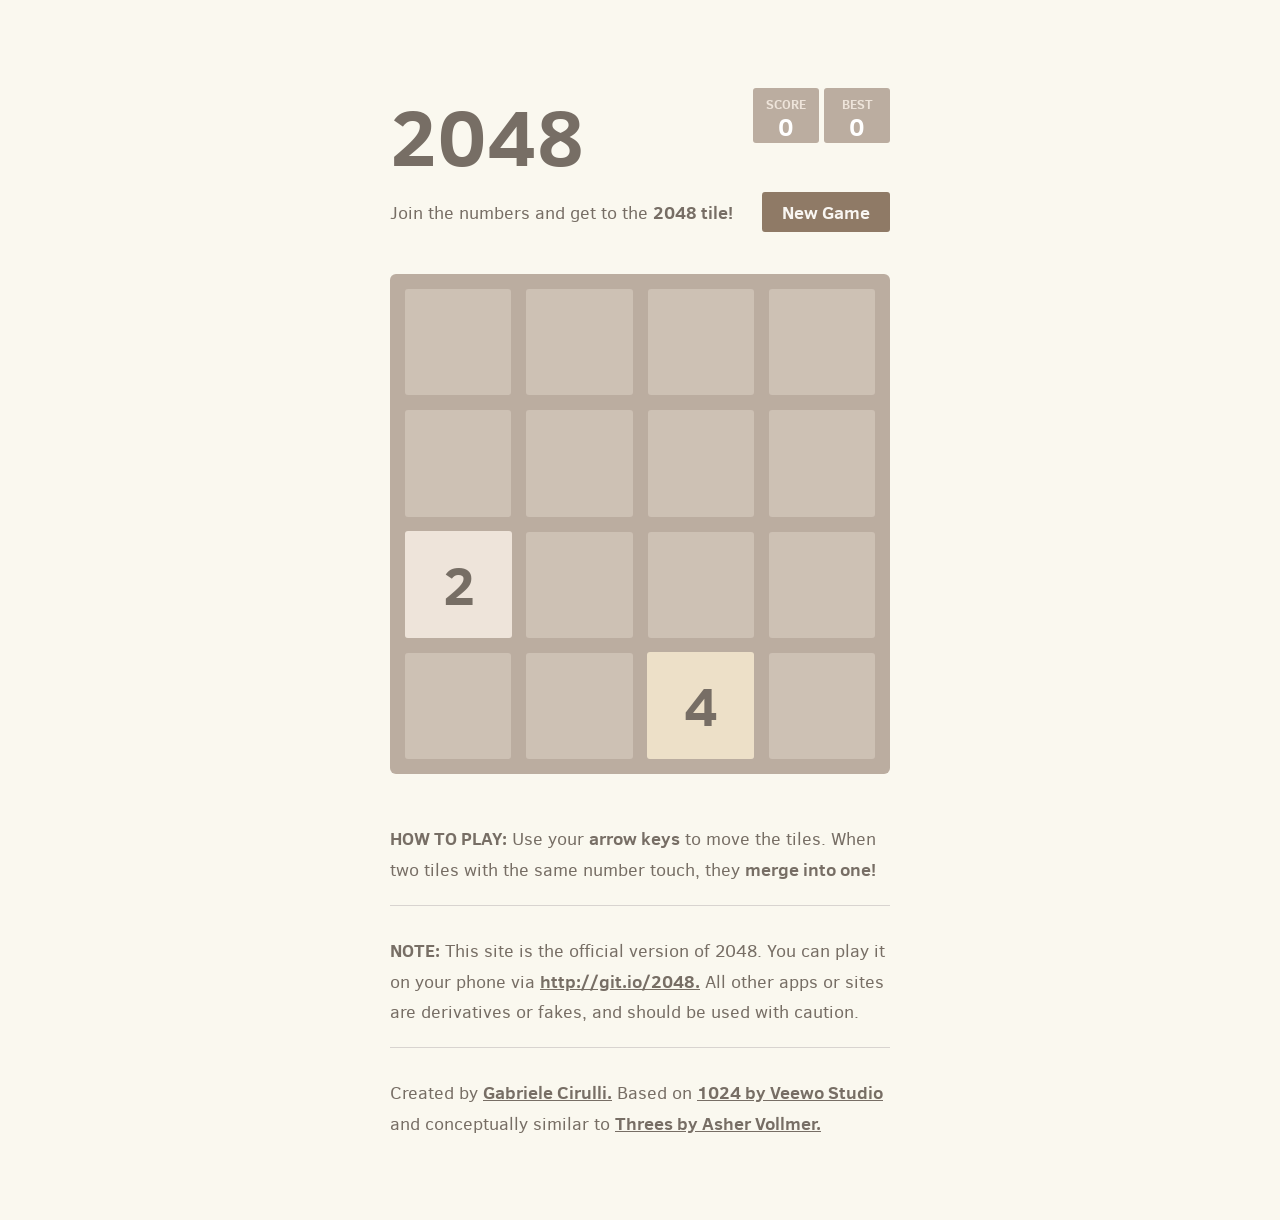
<file: 2048/index.html>
<!DOCTYPE html>
<html>
<head>
  <meta charset="utf-8">
  <title>2048</title>

  <link href="style/main.css" rel="stylesheet" type="text/css">
  <link rel="shortcut icon" href="favicon.ico">
  <link rel="apple-touch-icon" href="meta/apple-touch-icon.png">
  <link rel="apple-touch-startup-image" href="meta/apple-touch-startup-image-640x1096.png" media="(device-width: 320px) and (device-height: 568px) and (-webkit-device-pixel-ratio: 2)"> <!-- iPhone 5+ -->
  <link rel="apple-touch-startup-image" href="meta/apple-touch-startup-image-640x920.png"  media="(device-width: 320px) and (device-height: 480px) and (-webkit-device-pixel-ratio: 2)"> <!-- iPhone, retina -->
  <meta name="apple-mobile-web-app-capable" content="yes">
  <meta name="apple-mobile-web-app-status-bar-style" content="black">

  <meta name="HandheldFriendly" content="True">
  <meta name="MobileOptimized" content="320">
  <meta name="viewport" content="width=device-width, target-densitydpi=160dpi, initial-scale=1.0, maximum-scale=1, user-scalable=no, minimal-ui">
</head>
<body>
  <div class="container">
    <div class="heading">
      <h1 class="title">2048</h1>
      <div class="scores-container">
        <div class="score-container">0</div>
        <div class="best-container">0</div>
      </div>
    </div>

    <div class="above-game">
      <p class="game-intro">Join the numbers and get to the <strong>2048 tile!</strong></p>
      <a class="restart-button">New Game</a>
    </div>

    <div class="game-container">
      <div class="game-message">
        <p></p>
        <div class="lower">
	        <a class="keep-playing-button">Keep going</a>
          <a class="retry-button">Try again</a>
        </div>
      </div>

      <div class="grid-container">
        <div class="grid-row">
          <div class="grid-cell"></div>
          <div class="grid-cell"></div>
          <div class="grid-cell"></div>
          <div class="grid-cell"></div>
        </div>
        <div class="grid-row">
          <div class="grid-cell"></div>
          <div class="grid-cell"></div>
          <div class="grid-cell"></div>
          <div class="grid-cell"></div>
        </div>
        <div class="grid-row">
          <div class="grid-cell"></div>
          <div class="grid-cell"></div>
          <div class="grid-cell"></div>
          <div class="grid-cell"></div>
        </div>
        <div class="grid-row">
          <div class="grid-cell"></div>
          <div class="grid-cell"></div>
          <div class="grid-cell"></div>
          <div class="grid-cell"></div>
        </div>
      </div>

      <div class="tile-container">

      </div>
    </div>

    <p class="game-explanation">
      <strong class="important">How to play:</strong> Use your <strong>arrow keys</strong> to move the tiles. When two tiles with the same number touch, they <strong>merge into one!</strong>
    </p>
    <hr>
    <p>
    <strong class="important">Note:</strong> This site is the official version of 2048. You can play it on your phone via <a href="http://git.io/2048">http://git.io/2048.</a> All other apps or sites are derivatives or fakes, and should be used with caution.
    </p>
    <hr>
    <p>
    Created by <a href="http://gabrielecirulli.com" target="_blank">Gabriele Cirulli.</a> Based on <a href="https://itunes.apple.com/us/app/1024!/id823499224" target="_blank">1024 by Veewo Studio</a> and conceptually similar to <a href="http://asherv.com/threes/" target="_blank">Threes by Asher Vollmer.</a>
    </p>
  </div>

  <script src="js/bind_polyfill.js"></script>
  <script src="js/classlist_polyfill.js"></script>
  <script src="js/animframe_polyfill.js"></script>
  <script src="js/keyboard_input_manager.js"></script>
  <script src="js/html_actuator.js"></script>
  <script src="js/grid.js"></script>
  <script src="js/tile.js"></script>
  <script src="js/local_storage_manager.js"></script>
  <script src="js/game_manager.js"></script>
  <script src="js/application.js"></script>
</body>
</html>
</file>
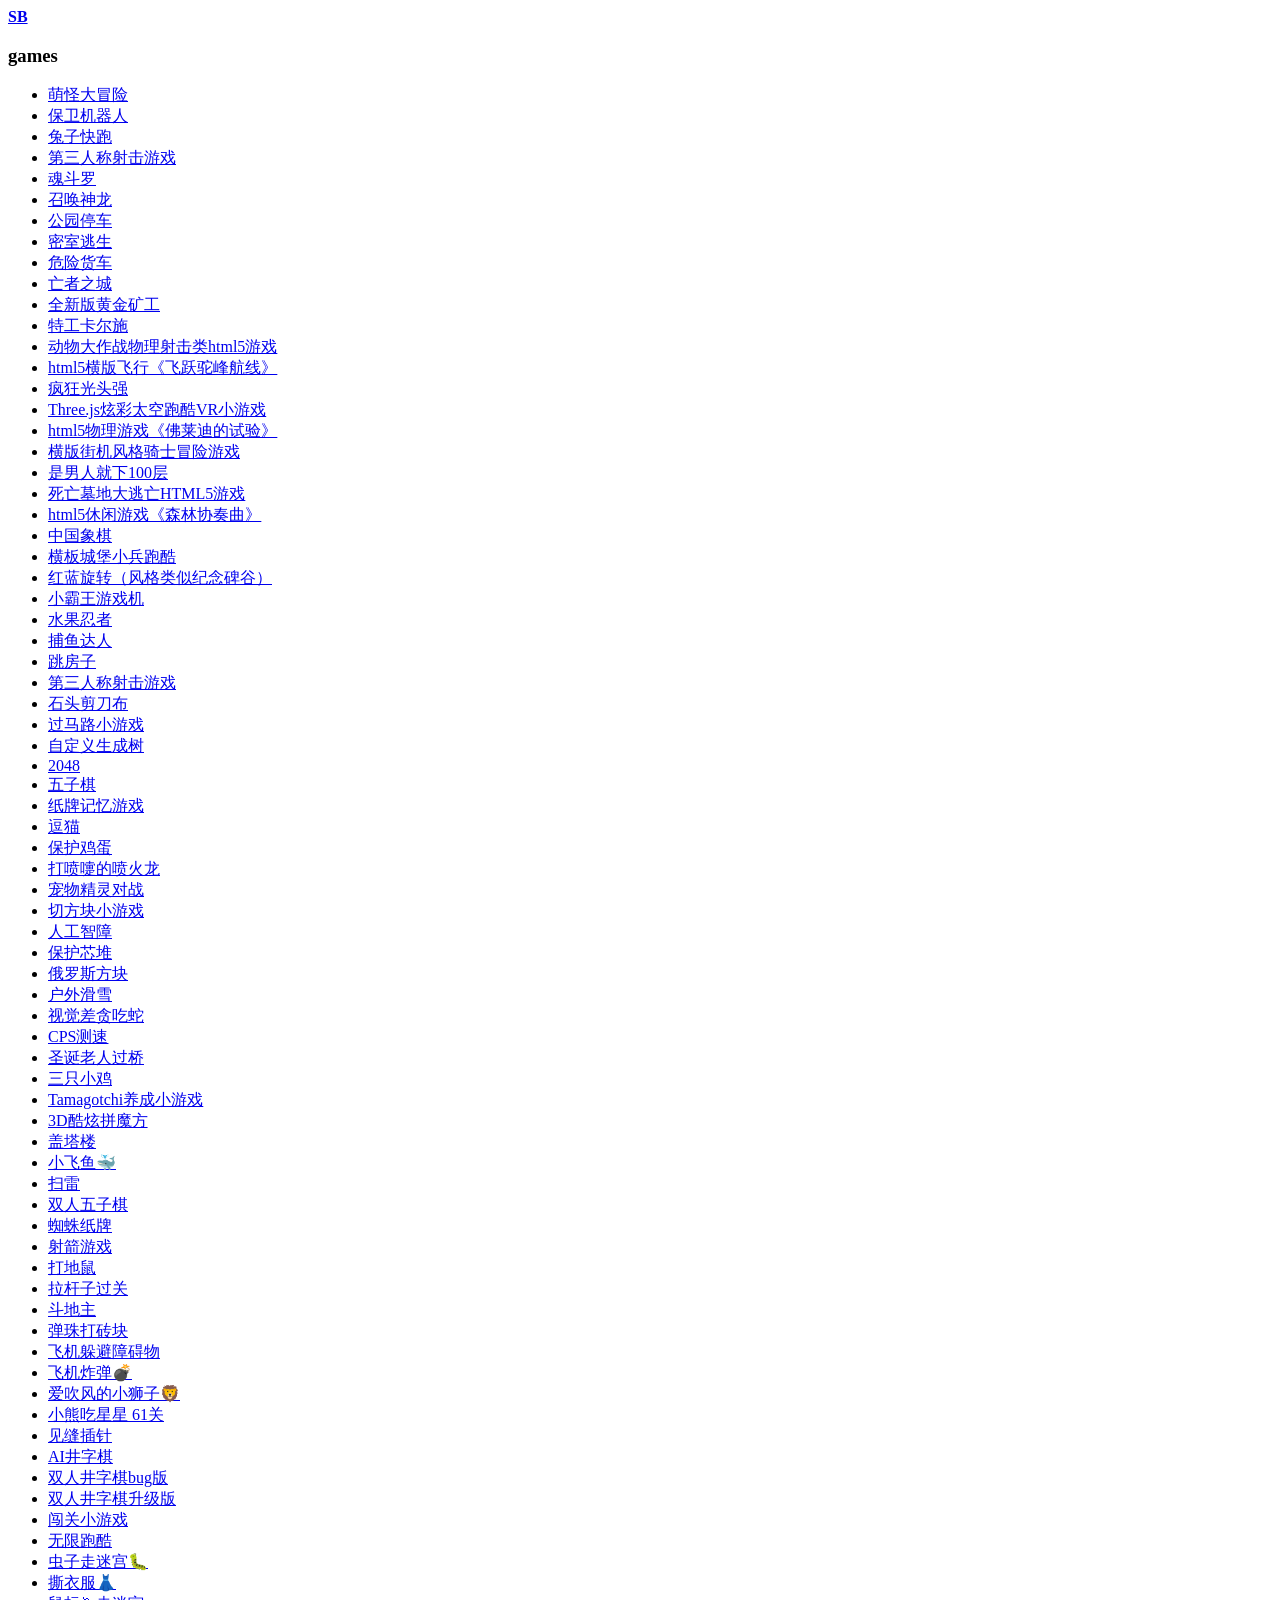
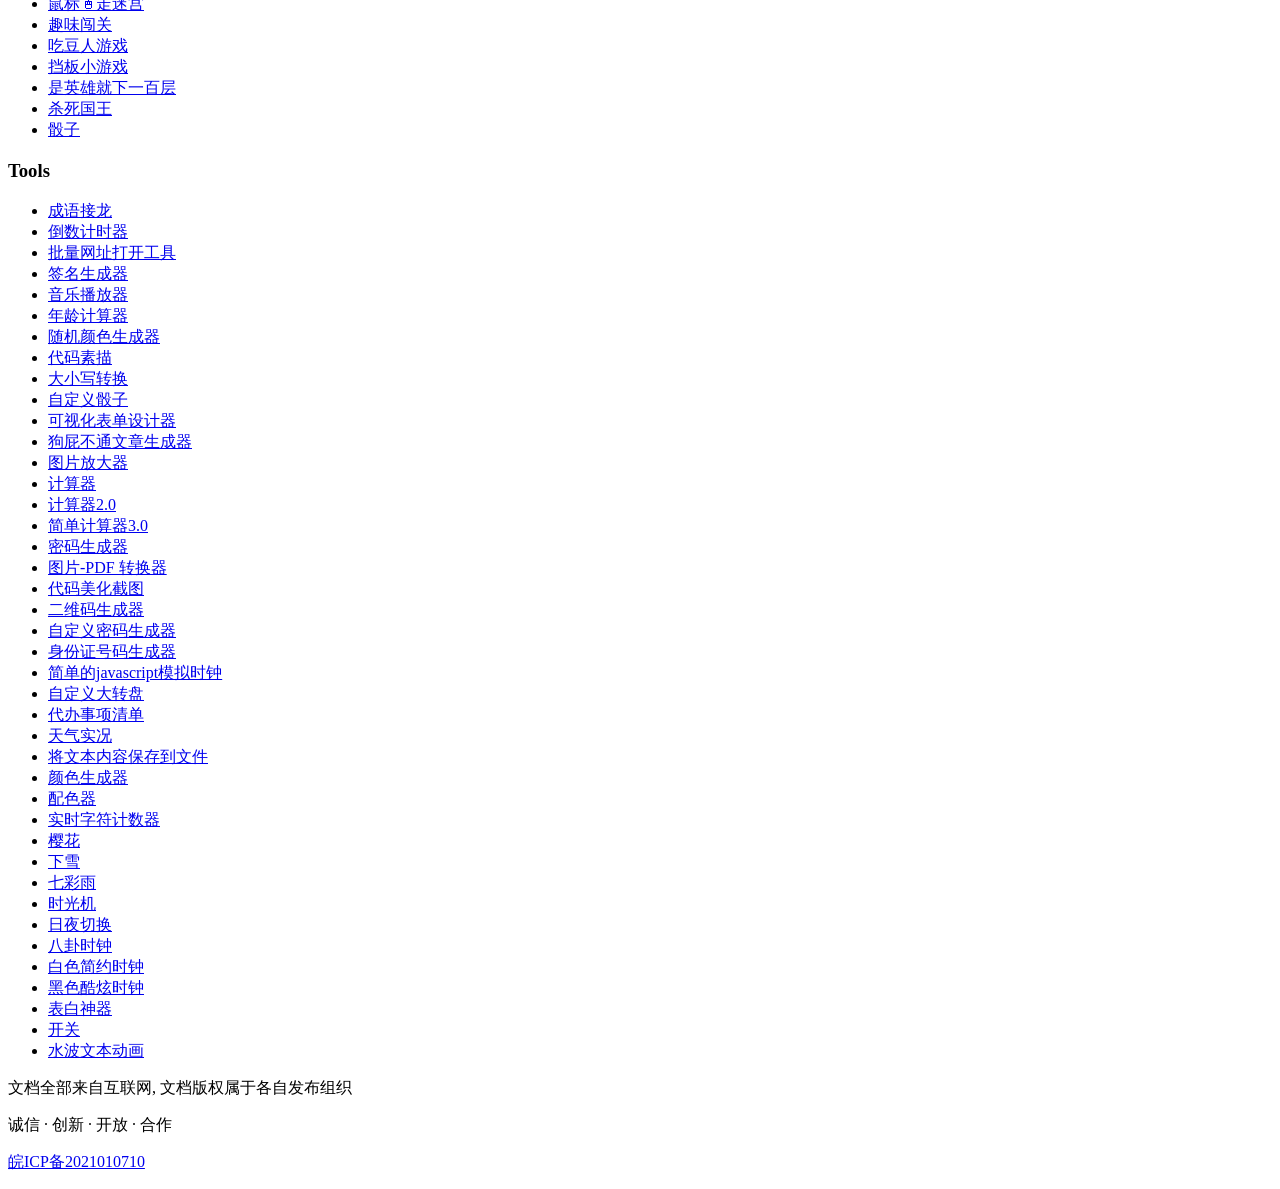
<file: old/index.html>
<!DOCTYPE html>
<html lang="cn">
<head>
<meta charset="UTF-8">
<meta http-equiv="X-UA-Compatible" content="IE=edge">
<meta name="renderer" content="webkit" />
<meta name="Author" content="JIAJIA">
<title>JIAJIA</title>
<meta name="viewport" content="width=device-width, initial-scale=1">
<meta name="author" content="JIAJIA">
<script>
var _hmt = _hmt || [];
(function() {
  var hm = document.createElement("script");
  hm.src = "https://hm.baidu.com/hm.js?a9430a37066911650e26adadcc42798a";
  var s = document.getElementsByTagName("script")[0]; 
  s.parentNode.insertBefore(hm, s);
})();
//禁用操作

window.onload = function(){
    document.onkeydown = function (){
        var e = window.event || arguments[0];
        //F12
        if(e.keyCode == 123){
            return false;
        //Ctrl+Shift+I
        }else if((e.ctrlKey) && (e.shiftKey) && (e.keyCode == 73)){
            return false;
        //Ctrl+Shift+C
        }else if((e.ctrlKey) && (e.shiftKey) && (e.keyCode == 67)){
            return false;
        //Shift+F10
        }else if((e.shiftKey) && (e.keyCode == 121)){
            return false;
        //Ctrl+U
        }else if((e.ctrlKey) && (e.keyCode == 85)){
            return false;
        //Ctrl+S
        }else if((e.ctrlKey) && (e.keyCode == 83)){
        return false;
    }
};
    document.oncontextmenu = function (){
        return false;
    }
}


//操作提示

((function() {
    var callbacks = [],
    timeLimit = 50,
    open = false;
    setInterval(loop, 1);
    return {
        addListener: function(fn) {
            callbacks.push(fn);
        },
        cancleListenr: function(fn) {
            callbacks = callbacks.filter(function(v) {
                return v !== fn;
            });
        }
    }
    function loop() {
        var startTime = new Date();
        debugger;
        if (new Date() - startTime > timeLimit) {
            if (!open) {
                callbacks.forEach(function(fn) {
                    fn.call(null);
                });
            }
            open = true;
            window.stop();
            alert('不要扒我了');
            window.location.reload();
            window.location.href='./firewall.php';

            
        } else {
            open = false;
        }
    }
})()).addListener(function() {
    window.location.reload();
});

//检测控制台是否开启
var h = window.innerHeight,w=window.innerWidth;
window.onresize = function () {
if (h!= window.innerHeight||w!=window.innerWidth){
    window.close();
    window.location = "about:blank";}
}
</script>
</head>
<body>
<nav class="navbar navbar-inverse navbar-fixed-top" id="navbar">
<div class="container-fluid">
<div class="navbar-header">
<a class="navbar-brand" href="index.html#"><strong>SB</strong></a>
</div>
<div id="navbar" class="navbar-collapse collapse">
<ul class="nav navbar-nav navbar-right">
</ul>
</div>
</div>
</nav>
<div class="modal fade" id="helpDialog" tabindex="-1" role="dialog" aria-labelledby="myModalLabel">
<div class="modal-dialog" role="document">
<div class="modal-content">
<div class="modal-header" align="center">
</div>
<div class="modal-body">
</div>
<div class="modal-footer" align="center">
<div class="col-md-11">
</div>
</div>
</div>
</div>
</div>
<div class="container bs-docs-container">
<div class="row">
<div class="col-xs-12 col-sm-12 col-md-12 col-lg-12">
<div class="col-xs-12 col-sm-6 col-md-4 col-lg-3">
<h3><span class="glyphicon glyphicon-briefcase" aria-hidden="true"></span> games</h3>
<ul>
<li><a href="https://haiyong.site/moyu/mgdmx/">萌怪大冒险</a></li>
<li><a href="https://haiyong.site/moyu/bwjqr/">保卫机器人</a></li>	
<li><a href="https://haiyong.site/moyu/tuzikuaipao/">兔子快跑</a></li>
<li><a href="https://haiyong.site/moyu/SpaceHuggers/">第三人称射击游戏</a></li>
<li><a href="https://haiyong.site/moyu/hundouluo/">魂斗罗</a></li>
<li><a href="https://haiyong.site/moyu/zhsl/">召唤神龙</a></li>
<li><a href="https://haiyong.site/moyu/tingche/">公园停车</a></li>
<li><a href="https://haiyong.site/moyu/msts/">密室逃生</a></li>
<li><a href="https://haiyong.site/moyu/weixiandehuoche/">危险货车</a></li>
<li><a href="https://haiyong.site/moyu/wzzc/">亡者之城</a></li>	
<li><a href="https://haiyong.site/moyu/hjkg/">全新版黄金矿工</a></li>
<li><a href="https://haiyong.site/moyu/tegong/">特工卡尔施</a></li>
<li><a href="https://haiyong.site/moyu/magicegg/">动物大作战物理射击类html5游戏</a></li>
<li><a href="https://haiyong.site/moyu/feiyue/">html5横版飞行《飞跃驼峰航线》</a></li>
<li><a href="https://haiyong.site/moyu/guangtouqiang/">疯狂光头强</a></li>
<li><a href="https://haiyong.site/moyu/taikong/">Three.js炫彩太空跑酷VR小游戏</a></li>
<li><a href="https://haiyong.site/moyu/flddsy/">html5物理游戏《佛莱迪的试验》</a></li>
<li><a href="https://haiyong.site/moyu/qishi/">横版街机风格骑士冒险游戏</a></li>
<li><a href="https://haiyong.site/moyu/100/">是男人就下100层</a></li>
<li><a href="https://haiyong.site/moyu/mdtw/">死亡墓地大逃亡HTML5游戏</a></li>
<li><a href="https://haiyong.site/moyu/senlin/">html5休闲游戏《森林协奏曲》</a></li>
<li><a href="https://haiyong.site/moyu/xiangqi/">中国象棋</a></li>
<li><a href="https://haiyong.site/moyu/paoku/">横板城堡小兵跑酷</a></li>
<li><a href="https://haiyong.site/moyu/hlxz/">红蓝旋转（风格类似纪念碑谷）</a></li>
<li><a href="https://haiyong.site/moyu/xbw">小霸王游戏机</a></li>
<li><a href="https://wanghao221.github.io/shuiguorenzhe/">水果忍者</a></li>
<li><a href="https://wanghao221.github.io/buyudaren/">捕鱼达人</a></li>
<li><a href="https://haiyong.site/moyu/tiaofangzi.html">跳房子</a></li>
<li><a href="https://haiyong.site/moyu/SpaceHuggers/">第三人称射击游戏</a></li>
<li><a href="https://haiyong.site/moyu/shitoujiandaobu">石头剪刀布</a></li>
<li><a href="https://haiyong.site/moyu/guomalu.html">过马路小游戏</a></li>
<li><a href="https://haiyong.site/moyu/shengchengshu.html">自定义生成树</a></li>
<li><a href="https://haiyong.site/moyu/2048.html">2048</a></li>
<li><a href="https://haiyong.site/moyu/wuziqi.html">五子棋</a></li>
<li><a href="https://haiyong.site/moyu/zhipaijiyi.html">纸牌记忆游戏</a></li>
<li><a href="https://haiyong.site/moyu/doumao.html">逗猫</a></li>
<li><a href="https://haiyong.site/moyu/baohujidan.html">保护鸡蛋</a></li>
<li><a href="https://haiyong.site/moyu/penhuolong.html">打喷嚏的喷火龙</a></li>
<li><a href="https://haiyong.site/moyu/pokemon.html">宠物精灵对战</a></li>
<li><a href="https://haiyong.site/moyu/qiefangkuai.html">切方块小游戏</a></li>
<li><a href="https://haiyong.site/moyu/rengongzhizh.html">人工智障</a></li>
<li><a href="https://haiyong.site/moyu/baohuduixin.html">保护芯堆</a></li>
<li><a href="https://haiyong.site/moyu/eluosi.html">俄罗斯方块</a></li>
<li><a href="https://haiyong.site/moyu/huaxue.html">户外滑雪</a></li>
<li><a href="https://haiyong.site/moyu/tan.html">视觉差贪吃蛇</a></li>
<li><a href="https://haiyong.site/moyu/cesu.html">CPS测速</a></li>
<li><a href="https://haiyong.site/moyu/santa-claus.html">圣诞老人过桥</a></li>
<li><a href="https://haiyong.site/moyu/sanzhiji.html">三只小鸡</a></li>
<li><a href="https://haiyong.site/moyu/tamagotchi/">Tamagotchi养成小游戏</a></li>
<li><a href="https://haiyong.site/moyu/mofang">3D酷炫拼魔方</a></li>
<li><a href="https://haiyong.site/moyu/tower-blocks.html">盖塔楼</a></li>
<li><a href="https://haiyong.site/moyu/xiaofeiyu.html">小飞鱼🐳</a></li>
<li><a href="https://haiyong.site/moyu/saolei.html">扫雷</a></li>
<li><a href="https://haiyong.site/moyu/wu.html">双人五子棋</a></li>
<li><a href="https://haiyong.site/moyu/zhizhuzhipai.html">蜘蛛纸牌</a></li>
<li><a href="https://haiyong.site/moyu/shejian.html">射箭游戏</a></li>
<li><a href="https://haiyong.site/moyu/dadishu.html">打地鼠</a></li>
<li><a href="https://haiyong.site/moyu/laganziguoguan">拉杆子过关</a></li>
<li><a href="https://haiyong.site/moyu/doudizhu.html">斗地主</a></li>
<li><a href="https://haiyong.site/moyu/danzhu.html">弹珠打砖块</a></li>
<li><a href="https://haiyong.site/moyu/feiji.html">飞机躲避障碍物</a></li>
<li><a href="https://haiyong.site/moyu/feijizhadan.html">飞机炸弹💣</a></li>
<li><a href="https://haiyong.site/moyu/lion.html">爱吹风的小狮子🦁</a></li>
<li><a href="https://haiyong.site/moyu/xiaoxiongchixingxing.html">小熊吃星星 61关</a></li>
<li><a href="https://haiyong.site/moyu/chazhen.html">见缝插针</a></li>
<li><a href="https://haiyong.site/moyu/xxoo.html">AI井字棋</a></li>
<li><a href="https://haiyong.site/moyu/xxoo2.html">双人井字棋bug版</a></li>
<li><a href="https://haiyong.site/moyu/xxoo3.html">双人井字棋升级版</a></li>
<li><a href="https://haiyong.site/moyu/xxoo3.html">闯关小游戏</a></li>
<li><a href="https://haiyong.site/moyu/wuxianpaoku.html">无限跑酷</a></li>
<li><a href="https://haiyong.site/moyu/paocaimigong.html">虫子走迷宫🐛</a></li>
<li><a href="https://haiyong.site/moyu/siyifu">撕衣服👗</a></li>
<li><a href="https://haiyong.site/moyu/migong.html">鼠标🖱走迷宫</a></li>
<li><a href="https://haiyong.site/moyu/quwei.html">趣味闯关</a></li>
<li><a href="https://haiyong.site/moyu/dou.html">吃豆人游戏</a></li>
<li><a href="https://haiyong.site/moyu/danban.html">挡板小游戏</a></li>
<li><a href="https://haiyong.site/moyu/yingxiong.html">是英雄就下一百层</a></li>
<li><a href="https://haiyong.site/moyu/kill-the-king.html">杀死国王</a></li>
<li><a href="https://haiyong.site/moyu/touzi/">骰子</a></li>
</ul>
</ul>
<div class="col-xs-12 col-sm-6 col-md-4 col-lg-2">
<h3><span class="glyphicon glyphicon-briefcase" aria-hidden="true"></span> Tools</h3>
<ul>
	<li><a href="https://haiyong.site/tools/chengyujielong.html">成语接龙</a></li>	
	<li><a href="https://haiyong.site/tools/daojishi">倒数计时器</a></li>	
	<li><a href="https://haiyong.site/tools/openurls">批量网址打开工具</a></li>
	<li><a href="https://haiyong.site/tools/qianming">签名生成器</a></li>
	<li><a href="https://haiyong.site/tools/yinyue">音乐播放器</a></li>
	<li><a href="https://haiyong.site/tools/age-calculator.html">年龄计算器</a></li>
	<li><a href="https://haiyong.site/tools/color-generator.html">随机颜色生成器</a></li>
	<li><a href="https://haiyong.site/tools/daimasumiao.html">代码素描</a></li>	
	<li><a href="https://haiyong.site/tools/daxiaoxie.html">大小写转换</a></li>	
	<li><a href="https://haiyong.site/tools/dice.html">自定义骰子</a></li>
	<li><a href="https://haiyong.site/tools/form.html">可视化表单设计器</a></li>
	<li><a href="https://haiyong.site/tools/goupibutong.html">狗屁不通文章生成器</a></li>
	<li><a href="https://haiyong.site/tools/image-zoom.html">图片放大器</a></li>	
	<li><a href="https://haiyong.site/tools/jsq.html">计算器</a></li>	
	<li><a href="https://haiyong.site/tools/jsq2.html">计算器2.0</a></li>
	<li><a href="https://haiyong.site/tools/jsq3.html">简单计算器3.0</a></li>
	<li><a href="https://haiyong.site/tools/mima.html">密码生成器</a></li>
	<li><a href="https://haiyong.site/tools/pdf.html">图片-PDF 转换器</a></li>
	<li><a href="https://haiyong.site/tools/picture-of-code.html">代码美化截图</a></li>
	<li><a href="https://haiyong.site/tools/qr_code.html">二维码生成器</a></li>
	<li><a href="https://haiyong.site/tools/random-password-generator.html">自定义密码生成器</a></li>
	<li><a href="https://haiyong.site/tools/shenfenzheng.html">身份证号码生成器</a></li>
	<li><a href="https://haiyong.site/tools/simple-javascript-analog-clock.html">简单的javascript模拟时钟</a></li>
	<li><a href="https://haiyong.site/tools/spin-the-wheel.html">自定义大转盘</a></li>
	<li><a href="https://haiyong.site/tools/todolist.html">代办事项清单</a></li>
	<li><a href="https://haiyong.site/tools/weather.html">天气实况</a></li>	
	<li><a href="https://haiyong.site/tools/wenben.html">将文本内容保存到文件</a></li>
	<li><a href="https://haiyong.site/tools/yan.html">颜色生成器</a></li>	
	<li><a href="https://haiyong.site/tools/yane.html">配色器</a></li>
	<li><a href="https://haiyong.site/tools/zifu.html">实时字符计数器</a></li>	
	<li><a href="https://haiyong.site/demo/yinghua.html">樱花</a></li>
	<li><a href="https://haiyong.site/demo/xiaxue">下雪</a></li>
	<li><a href="https://haiyong.site/demo/qicaiyu.html">七彩雨</a></li>
	<li><a href="https://haiyong.site/demo/chuanyueshikong.html">时光机</a></li>
	<li><a href="https://haiyong.site/demo/daynight.html">日夜切换</a></li>
	<li><a href="https://haiyong.site/demo/clock3.html">八卦时钟</a></li>
	<li><a href="https://haiyong.site/demo/clock1.html">白色简约时钟</a></li>
	<li><a href="https://haiyong.site/demo/clock2.html">黑色酷炫时钟</a></li>
	<li><a href="https://haiyong.site/demo/eluvletter">表白神器</a></li>
	<li><a href="https://haiyong.site/demo/kaiguan.html">开关</a></li>
	<li><a href="https://haiyong.site/demo/wave.html">水波文本动画</a></li>
</ul>
</div>	
</div>
<p class="text-center">文档全部来自互联网, 文档版权属于各自发布组织</p>
<p class="text-center">诚信 · 创新 · 开放 · 合作</p>
<p class="text-center"><a href="https://beian.miit.gov.cn/" rel="nofollow" target="_blank">皖ICP备2021010710</a></p>
</body>
</html>
</file>
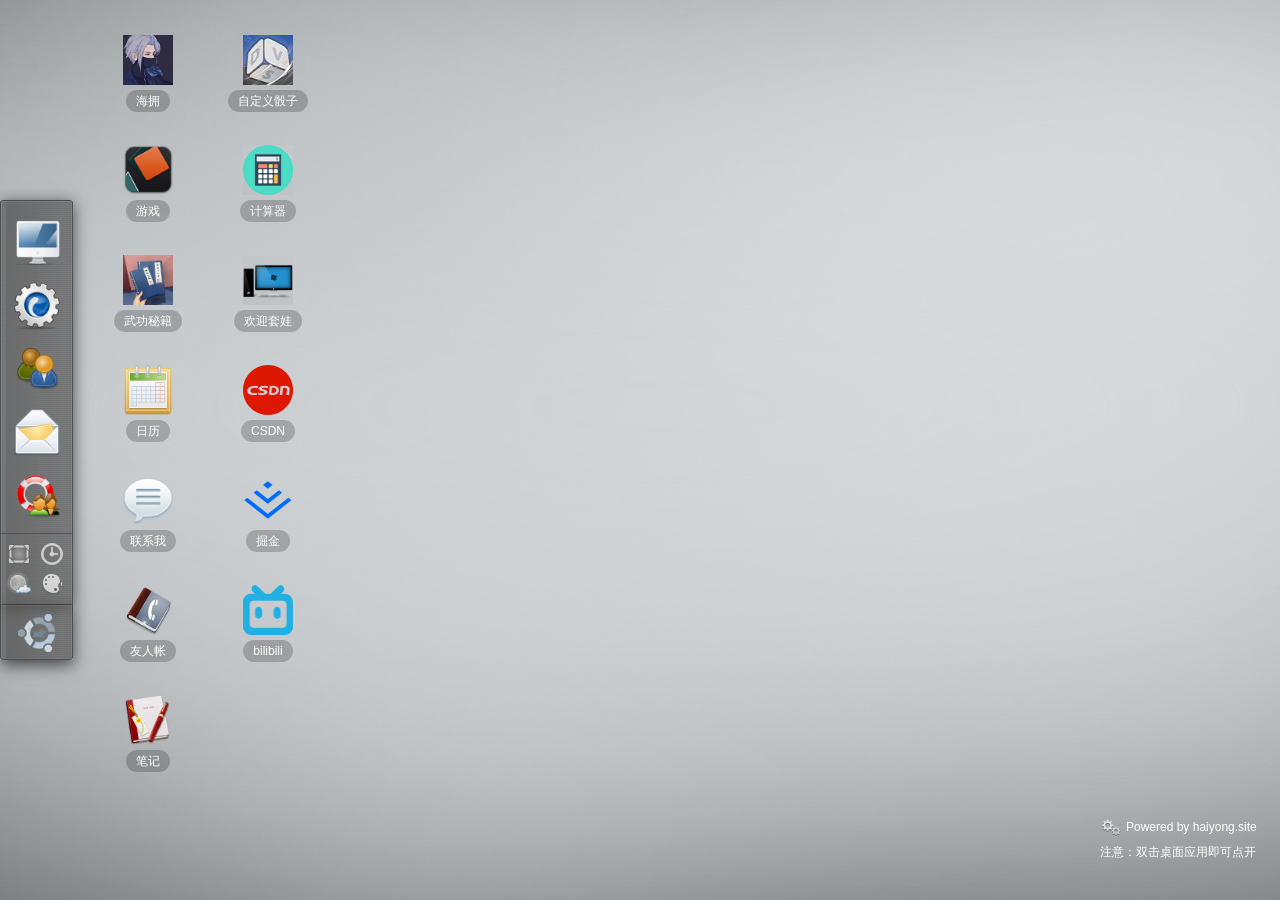
<file: 工具-19.仿 Windows 桌面/index.html>
<!DOCTYPE html>
<html xmlns="http://www.w3.org/1999/xhtml">
<head>
<meta http-equiv="Content-Type" content="text/html; charset=utf-8" />
<title>海拥 | 仿windows桌面主题特效</title>
<link rel="icon" href="https://haiyong.site/img/favicon.png" sizes="192x192" />
<style type="text/css">
body, div, dl, dt, dd, ul, ol, li, h1, h2, h3, h4, h5, h6, pre, form, fieldset, input, textarea, p, blockquote, th, td {
	margin:0;
	padding:0;
}
table {
	border-collapse:collapse;
	border-spacing:0;
}
fieldset, img {
	border:0;
}
address, caption, cite, code, dfn, em, strong, th, var {
	font-style:normal;
	font-weight:normal;
}
ol, ul, li {
	list-style:none;
}
caption, th {
	text-align:left;
}
h1, h2, h3, h4, h5, h6 {
	font-size:100%;
	font-weight:normal;
}
q:before, q:after {
	content:”;
}
abbr, acronym {
	border:0;
}
* {
	margin:0;
	padding:0
}
/*页面基础样式*/
html {
	overflow:hidden;
}
body {
	font-size: 12px;
	background:#06C url(wallpapers/menglong2.jpg) repeat scroll center center;
	font-family: Tahoma, Geneva, sans-serif;
	margin:0;
	padding:0
}
a {
	font-size: 12px;
}
a:link {
	text-decoration: none;
	color: #FFF;
}
a:visited {
	text-decoration: none;
	color: #FFF;
}
a:hover {
	text-decoration: none;
	color: #FFF;
}
a:active {
	text-decoration: none;
	color: #FFF;
}
.corner {/*只在支持css3的高级浏览器起作用*/
	-moz-border-radius: 5px;
	-webkit-border-radius: 5px;
	border-radius: 5px;
	-moz-box-shadow: 2px 2px 8px #444;
	-webkit-box-shadow: 2px 2px 8px #444;
	box-shadow:2px 2px 8px #444;
}
.loading {
	background:url(images/loading.gif) no-repeat center center
}
/*界面布局样式*/
.powered_by {
	width:160px;
	height:25px;
	line-height:25px;
	background:url(images/powered-by.png) no-repeat left center;
	color:#CCC;
	text-indent:26px;
	display:block;
	outline:none;
	position:absolute;
	right:20px;
	bottom:60px;
}
/*任务栏样式*/
#taskBar {
	width:100%;
	height:40px;
	line-height:40px;
	position:absolute;
	right:0;
	bottom:0;
}
#leftBtn {
	width:100px;
	height:40px;
	float:left;
	display:none;
}
#rightBtn {
	width:100px;
	height:40px;
	float:right;
	display:none;
}
#leftBtn a, #rightBtn a {
	display:block;
	width:100px;
	height:40px;
	outline:none;
	background-image:url(images/lr_btn.png);
	background-repeat:no-repeat;
}
#leftBtn a {
	background-position:left top;
}
#rightBtn a {
	background-position:right top;
}
#leftBtn a:hover {
	background-position:left bottom
}
#rightBtn a:hover {
	background-position:right bottom
}
#task_lb_wrap {
	height:40px;
	line-height:40px;
	overflow:hidden;
	position:relative;
}
#task_lb {
	width:auto;
	height:auto;
	position:absolute;
	top:0;
	right:0;
}
#task_lb a {
	display:inline-block;
	outline:none;
	width:100px;
	height:40px;
	background-image:url(images/taskHdBtn.png);
	background-repeat:no-repeat;
	text-align:center;
	line-height:40px;
	float:right
}
#task_lb .defaultTab {
	background-position:right top;
	color:#ccc
}
#task_lb .defaultTab:hover {
	background-position:right bottom;
}
#task_lb .selectTab {
	background-position:left top;
	color:#FFF
}
#task_lb .selectTab:hover {
	background-position:left bottom
}
#shizhong_btn {
	background:url(images/timer.png) no-repeat center center
}
#weather_btn {
	background:url(images/wheather.png) no-repeat center center
}
#sound_btn {
	background:url(images/sound_open.png) no-repeat center center
}
#showZm_btn {
	background:url(images/show-desktop.png) no-repeat center center
}
#them_btn {
	background:url(images/skin.png) no-repeat center center
}
/*侧边浮动栏*/
#lr_bar {
	width:73px;
	height:auto;
	position:absolute;
	left:0;
	top:30px;
	background:url(images/dock_top.png) repeat-y left top;
	z-index:90;
	-moz-box-shadow: 0px 3px 15px #444;
	-webkit-box-shadow: 0px 3px 15px #444;
	box-shadow:0px 3px 15px #444;
	padding-top:5px;
}
/*开始按钮样式*/
#start_block {
	width:73px;
	height:56px;
	position:absolute;
	left:0;
	bottom:-56px;
	background:url(images/dock_b.png) no-repeat left bottom;
	-moz-box-shadow: 0px 5px 15px #444;
	-webkit-box-shadow: 0px 5px 15px #444;
	box-shadow:0px 5px 15px #444;
}
#start_btn {
	display:block;
	width:48px;
	height:48px;
	background:url(images/start-btn.png) no-repeat center bottom;
	margin:4px auto 0 auto;
	outline:none;
	z-index:501;
	cursor:pointer;
}
#start_btn:hover {
	background-position:center top
}
/*开始菜单样式*/
#start_item {
	width:180px;
	height:auto;
	padding:5px 0;
	background: url(images/start_item_bg.png) repeat;
	position:absolute;
	z-index:500;
	left:75px;
	bottom:0px;
	display:none;
	-moz-border-radius: 5px;
	-webkit-border-radius: 5px;
	border-radius: 5px;
	-moz-box-shadow: 2px 2px 5px #444;
	-webkit-box-shadow: 2px 2px 5px #444;
	box-shadow:2px 2px 5px #444;
}
#start_item .item {
	width:100%;
	height:auto;
	border-top:1px solid #999
}
#start_item .item li {
	width:98%;
	height:24px;
	overflow:hidden;
	zoom:-1;
	padding:6px 0;
	line-height:24px;
	margin:0 auto;
	color:#FFF;
}
#start_item .item li:hover {
	background:url(images/start_item_over.png) repeat-x left bottom;
	cursor:pointer
}
#start_item .item li span {
	display:inline-block;
	width:24px;
	height:24px;
	background-image:url(images/start_itembtn.png);
	background-repeat:no-repeat;
	margin:0 10px;
	float:left;
}
#start_item .item li b {
	width:10px;
	height:24px;
	background:url(images/item-child.png) no-repeat center center;
	display:inline-block;
	float:right;
	margin-right:10px;
}
#start_item .sitting_btn {
	background-position:left -140px;
}
#start_item .help_btn {
	background-position:left -44px;
}
#start_item .about_btn {
	background-position:left -164px;
}
#start_item .logout_btn {
	background-position:left -20px;
}
#start_item .admin {
	border-bottom:1px solid #444;
	padding:5px 0;
	border-top:none;
}
#start_item .item li .adminImg {
	border:1px solid #E0E0E0;
	background-position:left -92px;
	background-color:#FFF;
}
/*默认小工具*/
#default_tools {
	width:71px;
	height:auto;
	overflow:hidden;
	zoom:-1;
	padding:5px 0;
	border-top:1px solid #555;
	margin:0 auto;
}
#default_tools span {
	width:30px;
	height:30px;
	display:inline-block;
	margin:0 0 0 3px;
	cursor:pointer;
	float:left;
}
/*默认应用程序*/	
#default_app {
	width:73px;
	height:auto;
	padding:5px 0;
	position:relative;
}
#default_app li {
	width:48px;
	height:48px;
	overflow:hidden;
	margin:3px auto;
	padding:6px;
}
#default_app li img {
	width:48px;
	height:48px;
	cursor:pointer;
}
#default_app .btnOver {
	background:url(images/default_appbtn_bg.png) no-repeat center center
}
/*重写右键菜单样式*/
.smart_menu_box .smart_menu_a {
	color:#333
}
.smart_menu_box .smart_menu_li_separate {
	border-bottom:1px solid #d6d5d5;
}
/*窗口样式*/
.windows {
	min-width:240px;
	min-height:200px;
	width:700px;
	height:560px;
	position:absolute;
	display:none;
	background-color:#E0E0E0;
}
.win_title {
	width:100%;
	height:26px;
	line-height:26px;
	background:#E0E0E0 url(images/titlebar_bg_cur.png) repeat-x left center;
	-moz-border-radius: 5px;
	-webkit-border-radius: 5px;
	border-radius: 5px;
}
.win_title b {
	color:#333;
	margin-left:10px;
}
.win_title .win_btnblock {
	width:auto;
	padding:0 5px;
	float:right;
	height:17px;
	margin:4px 3px 0 0;
}
.win_title .win_btnblock a {
	display:inline-block;
	width:26px;
	height:17px;
	background-image:url(images/windowBtn.png);
	background-repeat:no-repeat;
	float:left;
	margin:0 1px;
	outline:none;
}
.winMaximize {
	background-position:right bottom;
}
.winMaximize:hover {
	background-position:right top;
}
.winHyimize {
	background-position:-26px bottom;
}
.winHyimize:hover {
	background-position:-26px top;
}
.winClose {
	background-position:-52px top;
}
.winClose:hover {
	background-position:-52px bottom;
}
.winMinimize {
	background-position:left bottom;
}
.winMinimize:hover {
	background-position:left top;
}
.winframe {
	width:100%;
	height:auto;
	margin:0 0 0 3px;
	padding:0
}
/*桌面图标*/	
#deskIcon {
	width:100%;
	height:auto;
	overflow:hidden;
	zoom:-1;
	position:relative;
}
.desktop_icon {
	width:86px;
	height:88px;
	cursor:pointer;
	margin-left:-1000px;
	text-align:center;
}
.desktop_icon span {
	display:block;
}
.desktop_icon .icon {
	width:50px;
	height:50px;
	margin:5px auto;
}
.desktop_icon .icon img {
	width:50px;
	height:50px;
}
.desktop_icon .text {
	display:inline-block;
	width:auto;
	height:22px;
	line-height:22px;
	text-align:center;
	color:#fff;
	background:url(images/iconTextbg.png) no-repeat left center;
	position:relative;
	padding-left:10px;
	margin-right:10px;
}
.desktop_icon .right_cron {
	width:10px;
	height:22px;
	position:absolute;
	right:-10px;
	top:0;
	background:url(images/iconTextbg_right.png) left center no-repeat;
}
.desktop_icon_over {
	background:url(images/icon_over.png) no-repeat center center;
}
</style>
<link rel="stylesheet" href="jsLib/themes/base/jquery.ui.all.css" />
<link rel="stylesheet" href="jsLib/jquery-smartMenu/css/smartMenu.css" />
<script type="text/javascript" src="jsLib/jquery-1.6.2.js"></script>
<script type="text/javascript" src="jsLib/myLib.js"></script>
<script type="text/javascript" src="jsLib/jquery-ui-1.8.16.custom.min.js"></script>
<script type="text/javascript" src="jsLib/jquery.winResize.js"></script>
<script type="text/javascript" src="jsLib/jquery-smartMenu/js/mini/jquery-smartMenu-min.js"></script>
<script type="text/javascript">
//声明desktop空间,封装相关操作
myLib.NS("desktop");
myLib.desktop={
	winWH:function(){
		$('body').data('winWh',{'w':$(window).width(),'h':$(window).height()});
 	},
	desktopPanel:function(){
		$('body').data('panel',{
					   'taskBar':{
					   '_this':$('#taskBar'),
					   'task_lb':$('#task_lb')
										},
					   'lrBar':{
					   '_this':$('#lr_bar'),	   
					   'default_app':$('#default_app'),
				       'start_block':$('#start_block'),
				       'start_btn':$('#start_btn'),
					   'start_item':$('#start_item'),
					   'default_tools':$('#default_tools')
							},				
						'deskIcon':{
							'_this':$('#deskIcon'),
							'icon':$('li.desktop_icon')
							},
						'powered_by':$('a.powered_by')
						});
		},
	getMydata:function(){
		return $('body').data();
		},
	mouseXY:function(){
		var mouseXY=[];
		$(document).bind('mousemove',function(e){ 
			mouseXY[0]=e.pageX;
			mouseXY[1]=e.pageY;
           });
		return mouseXY;
		},	
	contextMenu:function(jqElem,data,menuName,textLimit){
		  var _this=this
		      ,mXY=_this.mouseXY();
		  
          jqElem
		  .smartMenu(data,{
            name: menuName,
			textLimit:textLimit,
			afterShow:function(){
				var menu=$("#smartMenu_"+menuName);
				var myData=myLib.desktop.getMydata(),
		            wh=myData.winWh;//获取当前document宽高
 				var menuXY=menu.offset(),menuH=menu.height(),menuW=menu.width();
				if(menuXY.top>wh['h']-menuH){
					menu.css('top',mXY[1]-menuH-2);
					}
				if(menuXY.left>wh['w']-menuW){
					menu.css('left',mXY[0]-menuW-2);
					}	
				}
           });
		  $(document.body).click(function(event){
			event.preventDefault(); 			  
			$.smartMenu.hide();
						  });
		}	
	}
	
//窗口相关操作
myLib.NS("desktop.win");
myLib.desktop.win={
	winHtml:function(title,url,id){
		return "<div class='windows corner rgba' id="
		+id
		+"><div class='win_title'><b>"
		+title
		+"</b><span class='win_btnblock'><a href='#' class='winMinimize' title='最小化'></a><a href='#' class='winMaximize' title='最大化'></a><a href='#' class='winHyimize' title='还原'></a><a href='#' class='winClose' title='关闭'></a></span></div><iframe frameborder='0' name='myFrame_"
		+id
		+"' id='myFrame_"
		+id
		+"' class='winframe' scrolling='auto' width='100%' src='"
		+url
		+"'></iframe></div>";
		},
	 //添加遮障层，修复iframe 鼠标经过事件bug	
	iframFix:function(obj){
		obj.each(function(){
		var o=$(this);								
		if(o.find('.zzDiv').size()<=0)
		o.append($("<div class='zzDiv' style='width:100%;height:"+(o.innerHeight()-26)+"px;position:absolute;z-index:900;left:0;top:26px;'></div>"));
				 })
		},	
	//获取当前窗口最大的z-index值
	maxWinZindex:function($win){
		   return Math.max.apply(null, $.map($win, function (e, n) {
           if ($(e).css('position') == 'absolute')
            return parseInt($(e).css('z-index')) || 1;
              }));
			},
	findTopWin:function($win,maxZ){
		var topWin;
		$win.each(function(index){
 						   if($(this).css("z-index")==maxZ){
							   topWin=$(this);
							   return false;
							   } 
 						   });
		return topWin;  
		},		
	//关闭窗口	
	closeWin:function(obj){
		var _this=this,$win=$('div.windows').not(":hidden"),maxZ,topWin;
 		myLib.desktop.taskBar.delWinTab(obj);
		obj.hide('slow',function(){
			$(this).remove();
				         });
		//当关闭窗口后寻找最大z-index的窗口并使其出入选择状态
		if($win.size()>1){
		maxZ=_this.maxWinZindex($win.not(obj));
		topWin=_this.findTopWin($win,maxZ);
		_this.switchZindex(topWin);
		}
		},
	minimize:function(obj){
		var _this=this,$win=$('div.windows').not(":hidden"),maxZ,topWin,objTab;
		obj.hide();
		//最小化窗口后，寻找最大z-index窗口至顶
		if($win.size()>1){
		maxZ=_this.maxWinZindex($win.not(obj));
		topWin=_this.findTopWin($win,maxZ);
		_this.switchZindex(topWin);
		}else{
			objTab=myLib.desktop.taskBar.findWinTab(obj);
			objTab.removeClass('selectTab').addClass('defaultTab');
			}
		},	
	//最大化窗口函数	
	maximizeWin:function(obj){
		var myData=myLib.desktop.getMydata(),
		    wh=myData.winWh;//获取当前document宽高
		obj
		.css({'width':wh['w'],'height':wh['h']-35,'left':0,'top':0})
		.draggable( "disable" )
		.resizable( "disable" )
		.fadeTo("fast",1)
		.find(".winframe")
		.css({'width':wh['w']-6,'height':wh['h']-64});
		},
	//还原窗口函数	
	hyimizeWin:function(obj){
		var myData=obj.data(),
		    winLocation=myData.winLocation;//获取窗口最大化前的位置大小
			
		obj.css({'width':winLocation['w'],'height':winLocation['h'],'left':winLocation['left'],'top':winLocation['top']})
		.draggable( "enable" )
		.resizable( "enable" ) 
		.find(".winframe")
		.css({'width':winLocation['w']-6,'height':winLocation['h']-29});
		},	
	//交换窗口z-index值		
	switchZindex:function(obj){
		var myData=myLib.desktop.getMydata()
		    ,$topWin=myData.topWin
			,$topWinTab=myData.topWinTab
		    ,curWinZindex=obj.css("z-index")
			,maxZ=myData.maxZindex
			,objTab=myLib.desktop.taskBar.findWinTab(obj);
			
		if(!$topWin.is(obj)){
			
		obj.css("z-index",maxZ);
		objTab.removeClass('defaultTab').addClass('selectTab');
		
		$topWin.css("z-index",curWinZindex);
		$topWinTab.removeClass('selectTab').addClass('defaultTab');
		this.iframFix($topWin);
		//更新最顶层窗口对象
		$('body').data("topWin",obj).data("topWinTab",objTab);
		}
		},
	//新建窗口实例	
    newWin:function(options){
		var _this=this;
		
		var myData=myLib.desktop.getMydata(),
		    wh=myData.winWh,//获取当前document宽高
			$windows=$("div.windows"),
			curwinNum=myLib._is(myData.winNum,"Number")?myData.winNum:0;//判断当前已有多少窗口
			_this.iframFix($windows);
		//默认参数配置
        var defaults = {
            WindowTitle:          null,
			WindowsId:            null,
            WindowPositionTop:    'center',                          /* Posible are pixels or 'center' */
            WindowPositionLeft:   'center',                          /* Posible are pixels or 'center' */
            WindowWidth:          Math.round(wh['w']*0.6),           /* Only pixels */
            WindowHeight:         Math.round(wh['h']*0.8),           /* Only pixels */
            WindowMinWidth:       250,                               /* Only pixels */
            WindowMinHeight:      250,                               /* Only pixels */
		    iframSrc:             null,                              /* 框架的src路径*/ 
            WindowResizable:      true,                              /* true, false*/
            WindowMaximize:       true,                              /* true, false*/
            WindowMinimize:       true,                              /* true, false*/
            WindowClosable:       true,                              /* true, false*/
            WindowDraggable:      true,                              /* true, false*/
            WindowStatus:         'regular',                         /* 'regular', 'maximized', 'minimized' */
            WindowAnimationSpeed: 500,
            WindowAnimation:      'none'
        };
		  
		var options = $.extend(defaults, options);
 		 
		//判断窗口位置，否则使用默认值
		var wLeft=myLib._is(options['WindowPositionLeft'],"Number")?options['WindowPositionLeft']:(wh['w']-options['WindowWidth'])/2;
		var wTop=myLib._is(options['WindowPositionTop'],"Number")?options['WindowPositionTop']:(wh['h']-options['WindowHeight'])/2;
 		 
		//给窗口赋予新的z-index值
		var zindex=curwinNum+100;
		var id="myWin_"+options['WindowsId'];//根据传来的id将作为新窗口id
 		$('body').data("winNum",curwinNum+1);//更新窗口数量
		
		//判断如果此id的窗口存在，则不创建窗口
		if($("#"+id).size()<=0){
			//在任务栏里添加tab
			myLib.desktop.taskBar.addWinTab(options['WindowTitle'],options['WindowsId']);
			//初始化新窗口并显示
			$("body").append($(_this.winHtml(options['WindowTitle'],options['iframSrc'],id)));
		
		var $newWin=$("#"+id)
		   ,$icon=$("#"+options['WindowsId'])
		   ,$iconOffset=$icon.offset()
		   ,$fram=$newWin.children(".winframe")
		   ,winMaximize_btn=$newWin.find('a.winMaximize')//最大化按钮
		   ,winMinimize_btn=$newWin.find('a.winMinimize')//最小化按钮
		   ,winClose_btn=$newWin.find('a.winClose')//关闭按钮
		   ,winHyimize_btn=$newWin.find('a.winHyimize');//还原按钮
		   
		   winHyimize_btn.hide();
		   if(!options['WindowMaximize']) winMaximize_btn.hide();
		   if(!options['WindowMinimize']) winMinimize_btn.hide();
		   if(!options['WindowClosable']) winClose_btn.hide();
		
		//存储窗口最大的z-index值,及最顶层窗口对象
		$('body').data({"maxZindex":zindex,"topWin":$newWin});
		
		//判断窗口是否启用动画效果
		if(options.WindowAnimation=='none'){
			
		 $newWin
		 .css({"width":options['WindowWidth'],"height":options['WindowHeight'],"left":wLeft,"top":wTop,"z-index":zindex})
		 .addClass("loading")
		 .show();
		 
			}else{
	 		
		 $newWin
		 .css({"left":$iconOffset.left,"top":$iconOffset.top,"z-index":zindex})
		 .addClass("loading")
		 .show()
		 .animate({ 
            width: options['WindowWidth'], 
            height:options['WindowHeight'],
            top: wTop, 
            left: wLeft}, 500);
		 
				}
				
        $newWin
		.data('winLocation',{
			  'w':options['WindowWidth'],
			  'h':options['WindowHeight'],
			  'left':wLeft,
			  'top':wTop
			  })
		.find(".winframe")
		.css({"width":options['WindowWidth']-6,"height":options['WindowHeight']-29})
		
		//等待iframe加载完毕
		//.load(function(){
					   
 		   //调用窗口拖动,参数可拖动的范围上下左右，窗口id和，浏览器可视窗口大小
		   if(options['WindowDraggable']){
		   _this.drag([0,0,wh['w']-options['WindowWidth']-10,wh['h']-options['WindowHeight']-35],id,wh);
		   }
		   //调用窗口resize,传递最大最小宽度和高度，新窗口对象id，浏览器可视窗口大小
		   if(options['WindowResizable']){
		   _this.resize(options['WindowMinWidth'],options['WindowMinHeight'],wh['w']-wLeft,wh['h']-wTop-35,id,wh);
		   }
		   //当改变浏览器窗口大小时，更新其拖动和拖曳区域大小
		   $(window).wresize(function(){
 						_this.upWinDrag_block($newWin);
						_this.upWinResize_block($newWin);
										  });
		      
							//});
		
		//如果有多个窗口，当单击某个窗口，则使此窗口显示到最上面
		if(curwinNum){
			var $allwin=$("div.windows");
			$allwin.bind({
						 "mousedown":function(event){  
				                _this.switchZindex($(this));
									},
						 "mouseup":function(){
							 $(this).find('.zzDiv').remove();
							 }		
								});
			}
			
		//窗口最大化，最小化，及关闭
		winClose_btn.click(function(event){
					 event.stopPropagation();
 					 _this.closeWin($(this).parent().parent().parent());
									  });
		//最大化
		winMaximize_btn.click(function(event){
					 event.stopPropagation();			   
					 if(options['WindowStatus']=="regular"){								 
					 _this.maximizeWin($(this).parent().parent().parent());
					 $(this).hide();
					 winHyimize_btn.show();
					 options['WindowStatus']="maximized";
					 }
 						});
		//还原窗口
		winHyimize_btn.click(function(event){
					 event.stopPropagation();				  
					 if(options['WindowStatus']=="maximized"){								 
					 _this.hyimizeWin($(this).parent().parent().parent());
					 $(this).hide();
					 winMaximize_btn.show();
					 options['WindowStatus']="regular";
					 }		  
									  });
		//最小化窗口
		winMinimize_btn.click(function(){
						_this.minimize($(this).parent().parent().parent());		   
									   });
		             }else{//如果已存在此窗口，判断是否隐藏
					     var wins=$("#"+id),objTab=myLib.desktop.taskBar.findWinTab(wins);
						 if(wins.is(":hidden")){
							  wins.show();
							  objTab.removeClass('defaultTab').addClass('selectTab');//当只有一个窗口时
						      myLib.desktop.win.switchZindex(wins);
							 }
						
						 }
		},
	upWinResize_block:function(win){
		    
			//更新窗口可改变大小范围,wh为浏览器窗口大小
            var offset=win.offset();
		    win.resizable( "option" ,{'maxWidth':$(window).width()-offset.left-10,'maxHeight':$(window).height()-offset.top-35})
		},
	upWinDrag_block:function(win){
		   var h=win.innerHeight()
		      ,w=win.innerWidth();
			
			//更新窗口可拖动区域大小
		    win.draggable( "option", "containment", [10,10,$(window).width()-w-10,$(window).height()-h-35] )
		},	
	drag:function(arr,win_id,wh){
		var _this=this;
		$("#"+win_id)
		.draggable({ 
	    handle: "#"+win_id+' .win_title',
	    iframeFix:false,
	    containment:arr,
		delay: 50 ,
		distance: 30
		})
		.bind("dragstart",function(event,ui){
 					_this.iframFix($(this));	  
						  })
		.bind( "dragstop", function(event, ui) {
			var obj_this=$(this);	
			
			var offset=obj_this.offset();
			//计算可拖曳范围
			_this.upWinResize_block(obj_this);
			
		    obj_this
			//更新窗口存储的位置属性
			.data('winLocation',{
			'w':obj_this.width(),
			'h':obj_this.height(),
			'left':offset.left,
			'top':offset.top
			})
			.find('.zzDiv').remove();
         }); 
		
		   $("div.win_title").css("cursor","move");
		},
	resize:function(minW,minH,maxW,maxH,win_id,wh){
		var _this=this;
		$("#"+win_id)
		.resizable({
		minHeight:minH,
		minWidth:minW,
		containment:'document',
		maxWidth:maxW,
		maxHeight:maxH
		})
		.css("position","absolute")
		.bind( "resize", function(event, ui) {
			var h=$(this).innerHeight(),w=$(this).innerWidth(); 	
 			 _this.iframFix($(this));
			 
			//拖曳改变窗口大小，更新iframe宽度和高度，并显示iframe					 
			$(this).children(".winframe").css({"width":w-6,"height":h-29});
				
        })
	   .bind( "resizestop", function(event, ui) {					 
			var obj_this=$(this);
			var offset=obj_this.offset();
			var h=obj_this.innerHeight(),w=obj_this.innerWidth();
			
			//更新窗口可拖动区域大小
			_this.upWinDrag_block(obj_this);
			
		    obj_this
			//更新窗口存储的位置属性
			.data('winLocation',{
			'w':w,
			'h':h,
			'left':offset.left,
			'top':offset.top
			  })
			 //删除遮障iframe的层
			.find(".zzDiv").remove();
       });
		}
	}
	
//侧边工具栏
myLib.NS("desktop.lrBar");
myLib.desktop.lrBar={
	init:function(){
		//读取元素对象数据
		var myData=myLib.desktop.getMydata();
	    var $default_tools=myData.panel.lrBar['default_tools']
		    ,$def_tools_Btn=$default_tools.find('span')
			,$start_btn=myData.panel.lrBar['start_btn']
			,$start_item=myData.panel.lrBar['start_item']
			,$default_app=myData.panel.lrBar['default_app']
			,$lrBar=myData.panel.lrBar['_this']
			,wh=myData.winWh;
			
		//初始化侧栏位置
		var tops=Math.floor((wh['h']-$lrBar.height())/2)-50;
		$lrBar.css({'top':tops});
		//如果窗口大小改变，则更新侧边栏位置
		$(window).wresize(function(){
			var tops=Math.floor(($(window).height()-$lrBar.height())/2)-50;					  
			$lrBar.css({'top':tops});
								   });
		//任务栏右边默认组件区域交互效果	
		$def_tools_Btn.hover(function(){
							$(this).css("background-color","#999");	
								},function(){
									$(this).css("background-color","transparent");
									});	
		//默认应用程序区
		$default_app
		.find('li')
		.hover(function(){
						    $(this).addClass('btnOver');
								 },function(){
									$(this).removeClass('btnOver');		  
										})
		.find('img').dblclick(function(){
						var title=$(this).attr('title'),wid=$(this).parent().attr('id');
						var href= $(this).attr('path');
							myLib.desktop.win.newWin({
													 WindowTitle:title,
													 iframSrc:href,
													 WindowsId:wid,
													 WindowAnimation:'easeInBack'
 													 });			
									})
		.end()
		.end()
		.sortable({
			revert: true
		});
		
		//开始按钮、菜单交互效果
		$start_btn.click(function(event){
								  event.preventDefault();
								  event.stopPropagation()
								  if($start_item.is(":hidden"))
								  $start_item.show();
								  else
								  $start_item.hide();
								  });
		$("body").click(function(event){
								 event.preventDefault();  
								 $start_item.hide();
									  });
		}
 	}
/*----------------------------------------------------------------------------------	
//声明任务栏空间，任务栏相关js操作
----------------------------------------------------------------------------------*/
myLib.NS("desktop.taskBar");
myLib.desktop.taskBar={
	timer:function(obj){
		 var curDaytime=new Date().toLocaleString().split(" ");
		 obj.innerHTML=curDaytime[1];
		 obj.title=curDaytime[0];
		 setInterval(function(){obj.innerHTML=new Date().toLocaleString().split(" ")[1];},1000);
		},
	upTaskWidth:function(){
		var myData=myLib.desktop.getMydata()
		    ,$task_bar=myData.panel.taskBar['_this'];
		var maxHdTabNum=Math.floor($(window).width()/100);
		    //计算任务栏宽度
		    $task_bar.width(maxHdTabNum*100);	
			//存储活动任务栏tab默认组数
			$('body').data("maxHdTabNum",maxHdTabNum-2);
		},	
	init:function(){
		//读取元素对象数据
		var myData=myLib.desktop.getMydata();
 		var $task_lb=myData.panel.taskBar['task_lb']
		    ,$task_bar=myData.panel.taskBar['_this']
			,wh=myData.winWh;
 
		 var _this=this;
		 _this.upTaskWidth();
		 //当改变浏览器窗口大小时，重新计算任务栏宽度
		 $(window).wresize(function(){
						_this.upTaskWidth();   
								   });
  		 
 		},
	contextMenu:function(tab,id){
		var _this=this;
		 //初始化任务栏Tab右键菜单
		 var data=[
					[{
					text:"最大化",
					func:function(){
 						$("#myWin_"+tab.data('win')).find('a.winMaximize').trigger('click');
						}
					  },{
					text:"最小化",
					func:function(){
						myLib.desktop.win.minimize($("#myWin_"+tab.data('win')));
						}
						  }]
					,[{
					  text:"关闭",
					  func:function(){
						  $("#smartMenu_taskTab_menu"+id).remove();
 						  myLib.desktop.win.closeWin($("#myWin_"+tab.data('win')));
						  } 
					  }]
					];
		 myLib.desktop.contextMenu(tab,data,"taskTab_menu"+id,10);
		},
	addWinTab:function(text,id){
		var myData=myLib.desktop.getMydata();
 		var $task_lb=myData.panel.taskBar['task_lb']
		    ,$task_bar=myData.panel.taskBar['_this']
		    ,tid="myWinTab_"+id
			,allTab=$task_lb.find('a')
			,curTabNum=allTab.size()
		    ,docHtml="<a href='#' id='"+tid+"'>"+text+"</a>";
			
			//添加新的tab
		    $task_lb.append($(docHtml));
			var $newTab=$("#"+tid);
			//右键菜单
			this.contextMenu($newTab,id);
			
			$task_lb
			.find('a.selectTab')
			.removeClass('selectTab')
			.addClass('defaultTab');
			 
			$newTab
			.data('win',id)
			.addClass('selectTab')
			.click(function(){
					var win=$("#myWin_"+$(this).data('win'));	
					
					if(win.is(":hidden")){
						win.show();
 						$(this).removeClass('defaultTab').addClass('selectTab');//当只有一个窗口时
						myLib.desktop.win.switchZindex(win);
  						}else{
							if($(this).hasClass('selectTab')){
							myLib.desktop.win.minimize(win);
  							}else{
								myLib.desktop.win.switchZindex(win);
								} 
							  }
 							});
			
			$('body').data("topWinTab",$newTab);
			
			//当任务栏活动窗口数超出时
			if(curTabNum>myData.maxHdTabNum-1){
				var LeftBtn=$('#leftBtn')
				    ,rightBtn=$('#rightBtn')
					,bH;
				
                LeftBtn
				.show()
				.find("a")
				.click(function(){
							        var pos=$task_lb.position();
									if(pos.top<0){
										$task_lb.animate({
                                                  "top":pos.top+40
                                                      }, 50);
										}
									 });
				
				rightBtn
				.show()
				.find("a")
				.click(function(){
									var pos=$task_lb.position(),h=$task_lb.height(),row=h/40;
									if(pos.top>(row-1)*(-40)){
									$task_lb.animate({
                                                  "top": pos.top-40
                                                      }, 50);   
									}
									   });
				
				$task_lb.parent().css("margin","0 100");
				}
	 
		},
	delWinTab:function(wObj){
		var myData=myLib.desktop.getMydata()
 		    ,$task_lb=myData.panel.taskBar['task_lb']
			,$task_bar=myData.panel.taskBar['_this']
			,LeftBtn=$('#leftBtn')
			,rightBtn=$('#rightBtn')
		    ,pos=$task_lb.position();
			
		this.findWinTab(wObj).remove();
		
		var newH=$task_lb.height();
		if(Math.abs(pos.top)==newH){
			LeftBtn.find('a').trigger("click");
			}
		if(newH==40){
			LeftBtn.hide();
			rightBtn.hide();
			$task_lb.parent().css("margin",0);
			}	
		},
	findWinTab:function(wObj){
		var myData=myLib.desktop.getMydata(),
		    $task_lb=myData.panel.taskBar['task_lb'],
		    objTab;
		    $task_lb.find('a').each(function(index){
								var id="#myWin_"+$(this).data("win");		 
								if($(id).is(wObj)){
									objTab=$(this);
									}		 
 										 });
		    return objTab;
		}	
	}
	
//桌面图标
myLib.NS("desktop.deskIcon");
myLib.desktop.deskIcon={
	//桌面图标排列
	arrangeIcons:function(){
		 var myData=myLib.desktop.getMydata()
		    ,winWh=myData.winWh
			,$deskIconBlock=myData.panel.deskIcon['_this']
			,$icon=myData.panel.deskIcon['icon'];
			
		 //设置桌面图标容器元素区域大小
		 $deskIconBlock.css({"width":(winWh['w']-75)+"px","height":(winWh['h']-75)+"px","margin-top":"10px",'margin-left':'75px'});
		 //对图标定位
		 var iconNum=$icon.size();
		 //存储当前总共有多少桌面图标
		 $('body').data('deskIconNum',iconNum);
		 var gH=110;//一个图标总高度，包括上下margin
		 var gW=120;//图标总宽度,包括左右margin
		 var rows=Math.floor((winWh['h']-75)/gH);
		 var cols=Math.ceil(iconNum/rows);
		 var curcol=0,currow=0;
		 //alert(rows);
		 $icon.css({
				   "position":"absolute",
				   "margin":0,
				   "left":function(index,value){
					       var v=curcol*gW+30;
					           if((index+1)%rows==0){
							       curcol=curcol+1;
					              }
						   return v;	 
 						},
					"top":function(index,value){
 							var v=(index-rows*currow)*gH+20;
								if((index+1)%rows==0){
									 currow=currow+1;
									}
						    return v;
							}});
 		return $icon;
		},
	init:function(){
		 //将当前窗口宽度和高度数据存储在body元素上
		 myLib.desktop.winWH();
		 var _this=this;//调用父级对象
		 var $icon=_this.arrangeIcons();
		 //如果窗口大小改变，则重新排列图标
		 $(window).wresize(function(){
							myLib.desktop.winWH();//更新窗口大小数据
							_this.arrangeIcons();
 								   });
		 //图标鼠标经过效果
		 $icon.hover(function(){
						 $(this).addClass("desktop_icon_over");
						 },
						 function(){
							  $(this).removeClass("desktop_icon_over");
							 })
		 //双击图标打开窗口
		 .dblclick(function(){
							var title=$(this).children("div.text").text(),wid=this.id;
							var href= this.getAttribute("path");
							myLib.desktop.win.newWin({
													 WindowTitle:title,
													 iframSrc:href,
													 WindowsId:wid,
													 WindowAnimation:'easeInBack'
 													 });
							})
		 .draggable({
					revert: true,
					helper: "clone",
					opacity: 0.7,
					start: function(event, ui) {
						var offset=$(this).offset();
						$('body').data("curDragIcon",$(this));
						}
					})
		 .droppable({
                drop: function() {
					var curDragIcon=$('body').data("curDragIcon");
					curDragIcon.insertAfter($(this));
					var l=$(this).css('left'),t=$(this).css('top');
					$(this).css({'left':curDragIcon.css('left'),'top':curDragIcon.css('top')});
					curDragIcon.css({'left':l,'top':t});
					},
           });
		 
		 //初始化桌面右键菜单
		 var data=[
					[{
					text:"显示桌面",
					func:function(){}
						}]
					,[{
					text:"系统设置",
					func:function(){}
					  },{
					text:"主题设置",
					func:function(){}
					  },{
					text:"刷新",
					func:function(){}
						  }]
					,[{
					text:"新建",
					func:function(){}
					  },{
					  text:"退出系统",
					  func:function(){} 
					  }]
					,[{
					  text:"关于win10",
					  func:function(){} 
					  }]
					];
		 myLib.desktop.contextMenu($(document.body),data,"body",10);
		}
	}

//当页面加载完毕执行
$(function(){
		   //存储桌面布局元素的jquery对象
		   myLib.desktop.desktopPanel();
		   //初始化任务栏
		   myLib.desktop.taskBar.init();
		   //初始化桌面图标
		   myLib.desktop.deskIcon.init();
		   //初始化侧边栏
		   myLib.desktop.lrBar.init();
		   
		   })
</script>
<script>
var _hmt = _hmt || [];
(function() {
  var hm = document.createElement("script");
  hm.src = "https://hm.baidu.com/hm.js?a9430a37066911650e26adadcc42798a";
  var s = document.getElementsByTagName("script")[0]; 
  s.parentNode.insertBefore(hm, s);
})();
</script>
</head>
<body>
<a href="https://haiyong.site" class="powered_by">Powered by haiyong.site 注意：双击桌面应用即可点开</a>
<ul id="deskIcon">
  <li class="desktop_icon" id="win11" path="https://haiyong.site/"> <span class="icon"><img src="icon/icon14.png"/></span>
    <div class="text">海拥
      <div class="right_cron"></div>
    </div>
  </li>
  <li class="desktop_icon" id="win6" path="https://haiyong.site/moyu/"> <span class="icon"><img src="icon/icon5.png"/></span>
    <div class="text">游戏
      <div class="right_cron"></div>
    </div>
  </li>
  <li class="desktop_icon" id="win11" path="https://haiyong.site/doc/"> <span class="icon"><img src="icon/icon16.png"/></span>
    <div class="text">武功秘籍
      <div class="right_cron"></div>
    </div>
  </li>
<!--  <li class="desktop_icon" id="win5" path="https://haiyong.site/bizhi/maomaotupianku/"> <span class="icon"><img src="icon/icon4.png"/></span>
    <div class="text">相册
      <div class="right_cron"></div>
    </div>
  </li> -->
  <li class="desktop_icon" id="win7" path="https://haiyong.site/demo/clock3.html"> <span class="icon"><img src="icon/icon6.png"/></span>
    <div class="text">日历
      <div class="right_cron"></div>
    </div>
  </li>
  <li class="desktop_icon" id="win8" path="https://haiyong.site/about/"> <span class="icon"><img src="icon/icon7.png"/></span>
    <div class="text">联系我
      <div class="right_cron"></div>
    </div>
  </li>
  <li class="desktop_icon" id="win9" path="https://haiyong.site/link/"> <span class="icon"><img src="icon/icon8.png"/></span>
    <div class="text">友人帐
      <div class="right_cron"></div>
    </div>
  </li>
  <li class="desktop_icon" id="win10" path="https://haiyong.site/archives/"> <span class="icon"><img src="icon/icon9.png"/></span>
    <div class="text">笔记
      <div class="right_cron"></div>
    </div>
  </li>
  <li class="desktop_icon" id="win11" path="https://haiyong.site/tools/dice.html"> <span class="icon"><img src="icon/icon12.png"/></span>
    <div class="text">自定义骰子
      <div class="right_cron"></div>
    </div>
  </li>  
 <li class="desktop_icon" id="win11" path="https://haiyong.site/tools/jsq4.html"> <span class="icon"><img src="icon/icon13.png"/></span>
   <div class="text">计算器
     <div class="right_cron"></div>
   </div>
 </li>  
 <li class="desktop_icon" id="win11" path="https://haiyong.site/win"> <span class="icon"><img src="icon/icon15.png"/></span>
   <div class="text">欢迎套娃
     <div class="right_cron"></div>
   </div>
 </li>  
 <li class="desktop_icon" id="win11" path="https://haiyong.blog.csdn.net/"> <span class="icon"><img src="icon/csdn.png"/></span>
   <div class="text">CSDN
     <div class="right_cron"></div>
   </div>
 </li> 
  <li class="desktop_icon" id="win11" path="https://juejin.cn/user/2040341402229751"> <span class="icon"><img src="icon/juejin.png"/></span>
    <div class="text">掘金
      <div class="right_cron"></div>
    </div>
  </li>  
  <li class="desktop_icon" id="win11" path="https://space.bilibili.com/63551025"> <span class="icon"><img src="icon/bilibili.png"/></span>
    <div class="text">bilibili
      <div class="right_cron"></div>
    </div>
  </li>  
</ul>
<div id="taskBar">
  <div id="leftBtn"><a href="#" class="upBtn"></a></div>
  <div id="rightBtn"><a href="#" class="downBtn"></a> </div>
  <div id="task_lb_wrap">
    <div id="task_lb"></div>
  </div>
</div>
<div id="lr_bar">
  <ul id="default_app">
    <li id="app0"><img src="icon/icon1.png" title="海拥" path="https://haiyong.site/"/></li>
    <li  id="app2"><img src="icon/icon0.png" title="工具" path="https://haiyong.site/tools"/></li>
    <li id="app3"><img src="icon/icon2.png" title="交流群" path="https://app.yinxiang.com/fx/8aa8eb1b-7d45-4793-a160-b990d9da2e75"/></li>
    <li id="app4"> <img src="icon/icon3.png" title="联系作者" path="https://haiyong.site/img/qrcode/weixin.png"/></li>
    <li id="app1"><img src="icon/icon11.png" title="Jquery学堂" path="http://www.jq22.com/?Jquery.aspx"/></li>
  </ul>
  <div id="default_tools"> <span id="showZm_btn" title="显示桌面"></span><span id="shizhong_btn" title="时钟"></span><span id="weather_btn" title="天气"></span> <span id="them_btn" title="主题"></span></div>
  <div id="start_block"> <a title="开始" id="start_btn"></a>
    <div id="start_item">
      <ul class="item admin">
        <li><span class="adminImg"></span> Admin</li>
      </ul>
      <ul class="item">
        <li><span class="sitting_btn"></span>系统设置</li>
        <li><span class="help_btn"></span>使用指南 <b></b></li>
        <li><span class="about_btn"></span>关于我们</li>
        <li><span class="logout_btn"></span>退出系统</li>
      </ul>
    </div>
  </div>
</div>
</div>
</body>
</html>
</file>
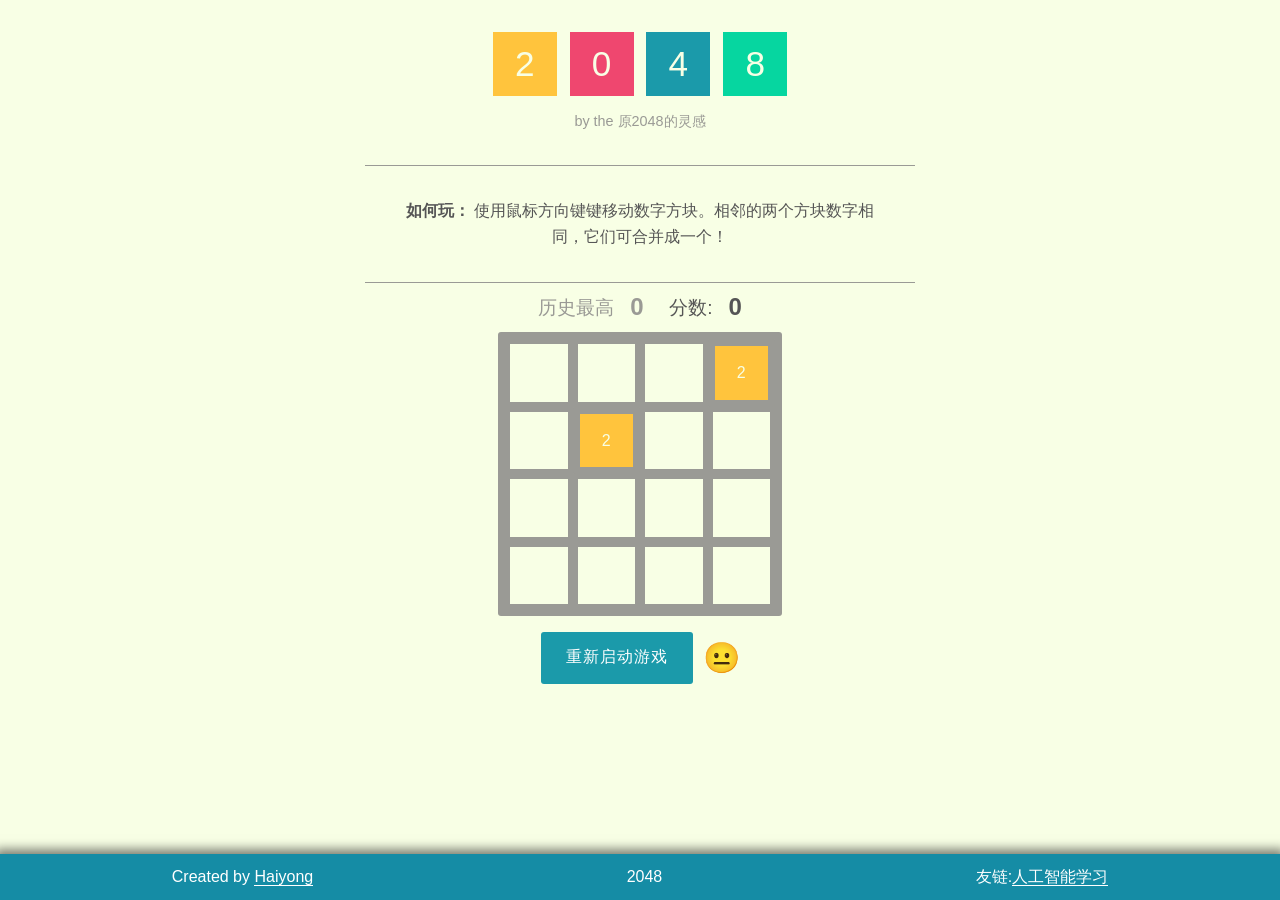
<file: 游戏-2.响应式2048小游戏/index.html>
<!DOCTYPE html>
<html>
	<head>
		<meta http-equiv="Content-Type" content="text/html; charset=utf-8" />
		<meta name="viewport" content="width=device-width,initial-scale=1.0,maximum-scale=1.0,minimum-scale=1.0,user-scalable=0">
		<title>海拥 | 2048</title>
		<meta name="keywords" content="游戏" />
		<meta name="description" content="游戏 | 2048小游戏;立志打造一个拥有100个小游戏的摸鱼网站。Made By Haiyong，技术支持——海拥" /> 
		<meta name="author" content="海拥(http://haiyong.site/game)" />
		<meta name="copyright" content="海拥(http://haiyong.site/game)" />
		<link rel="icon" href="http://haiyong.site/wp-content/uploads/2021/07/cropped-59255587-1-192x192.jpg" sizes="192x192" />
		<link rel="stylesheet" href="css/style.css"/>
	</head>

	<body>

		<header>
			<div class="container">
				<h1><span>2</span><span>0</span><span>4</span><span>8</span></h1>
				<p class="inspired">by the 原2048的灵感</p>
			</div>
		</header>

		<div class="container">
			<div class="directions">
				<p id="haiyong" class="haiyong"><strong>如何玩：</strong> 使用鼠标方向键键移动数字方块。相邻的两个方块数字相同，它们可合并成一个！</p>
			</div>
			<div class="scores">
				<div class="score-container best-score">
					历史最高
					<div class="score">
						<div id="bestScore">0</div>
					</div>
				</div>
				<div class="score-container">
					分数:
					<div class="score">
						<div id="score">0</div>
						<div class="add" id="add"></div>
					</div>
				</div>
			</div>
			<div class="game">
				<div id="tile-container" class="tile-container"></div>
				<div class="end" id="end">游戏结束<div class="monkey">🙈</div><button class="btn not-recommended__item js-restart-btn"
					 id="try-again">再试一次</button></div>
			</div>

			<div class="not-recommended">
				<button class="btn not-recommended__item js-restart-btn" id="restart">重新启动游戏</button>
				<span class="not-recommended__annotation"></span>
			</div>
			<footer>
			  <span class="author">Created by <a href="http://haiyong.site/index">Haiyong</a></span>
					
			  <span class="center">2048</span>
					
			  <span class="opposite">友链:<a href="https://www.captainai.net/haiyong">人工智能学习</a></span>
			</footer>

		</div>

		<script src="js/script.js"></script>
	</body>
</html>
</file>
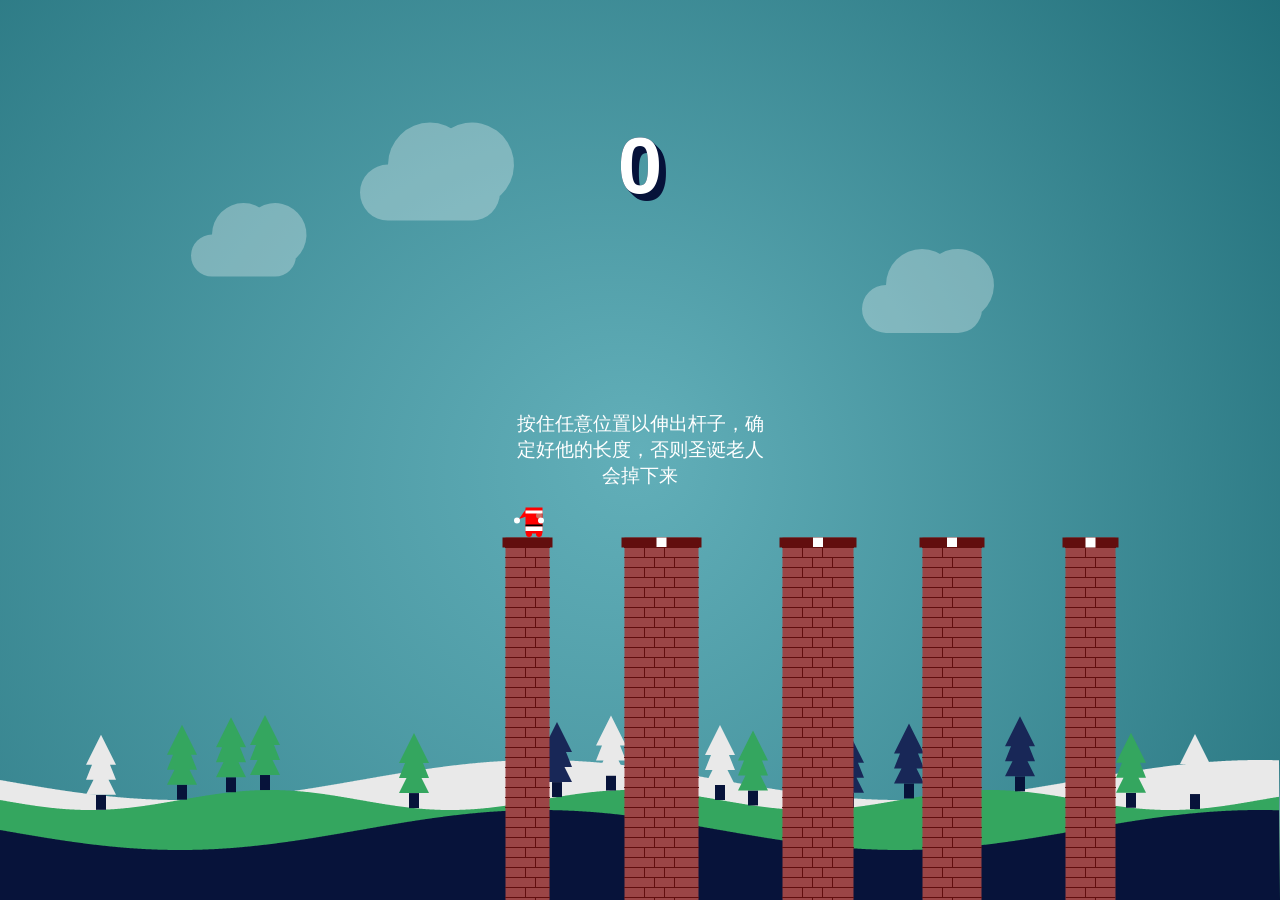
<file: 游戏-4.圣诞老人过桥/index.html>
<!DOCTYPE html>
<html lang="en" >
<head>
<meta charset="UTF-8">
<title>海拥 | 圣诞老人过桥</title>
<link rel="icon" type="image/x-icon" href="http://haiyong.site/wp-content/uploads/2021/07/cropped-59255587-1-192x192.jpg"/>
<link rel="stylesheet" href="https://demo.mycodes.net/html5/guoxuanya/css/style.css">
<link rel="stylesheet" href="css/style.css">
</head>
<body>
<script src="js/script.js"></script>
 <script type="module">
import { quotes } from "http://haiyong.site/wp-includes/js/quotes.js";
let randomQuote = quotes[Math.floor(Math.random() * quotes.length)];
console.log(
  `%c✨ ${randomQuote}`,
  "font-size:20px; background:#FFF; color:#581845;padding:10px; border: 3px solid #581845;border-radius:10px;"
);</script>
<div style="text-align:center;">
</div>
</body>
</html>
</file>
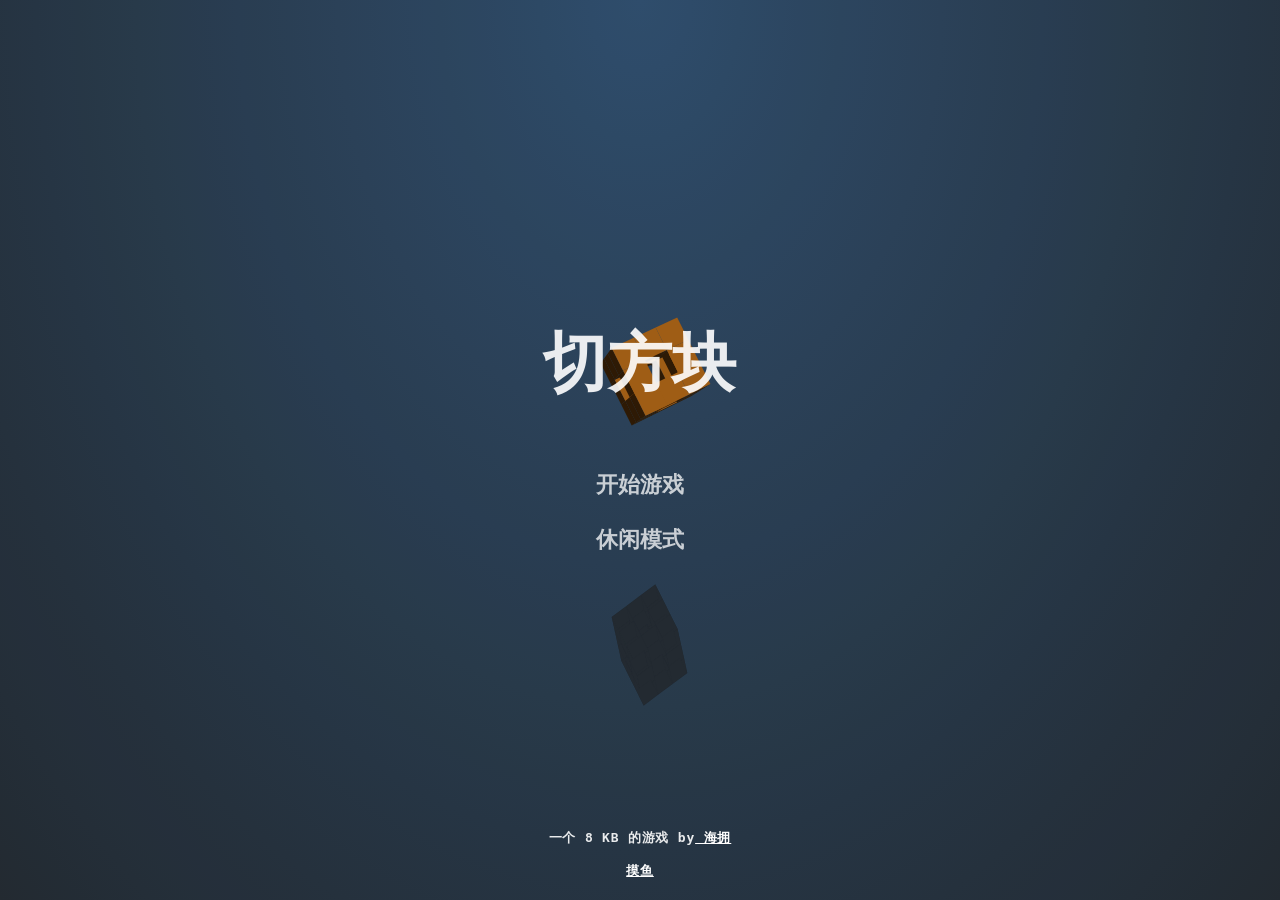
<file: 游戏-5.切方块/index.html>
<!DOCTYPE html>
<html>
	<head>
		<meta charset="utf-8">
		<title>海拥 | 切方块</title>
		<meta name="keywords" content="游戏" />
		<meta name="description" content="海拥的游戏库，切方块，立志打造一个拥有100个小游戏和小工具的摸鱼网站。Made By Haiyong，技术支持——海拥" /> 
		<meta name="author" content="海拥(http://haiyong.site)" />
		<meta name="copyright" content="海拥(http://haiyong.site)" />
		<link rel="icon" href="http://haiyong.site/wp-content/uploads/2021/07/cropped-59255587-1-192x192.jpg" sizes="192x192" />
		<link rel="stylesheet" href="css/style.css"/>
		<script>
            var _hmt = _hmt || [];
            (function() {
            var hm = document.createElement("script");
            hm.src = "https://hm.baidu.com/hm.js?a9430a37066911650e26adadcc42798a";
            var s = document.getElementsByTagName("script")[0]; 
            s.parentNode.insertBefore(hm, s);
            })();
        </script>
	</head>
	<body>
		<!-- Game canvas -->
		<canvas id="c"></canvas>
		
		<!-- Gameplay HUD -->
		<div class="hud">
			<div class="hud__score">
				<div class="score-lbl"></div>
				<div class="cube-count-lbl"></div>
			</div>
			<div class="pause-btn"><div></div></div>
			<div class="slowmo">
				<div class="slowmo__bar"></div>
			</div>
		</div>
		
		<!-- Menu System -->
		<div class="menus">
			<div class="menu menu--main">
				<h1>切方块</h1>
				<button type="button" class="play-normal-btn">开始游戏</button>
				<button type="button" class="play-casual-btn">休闲模式</button>
				<div class="credits">一个 8 KB 的游戏 by<a href="http://haiyong.site/index"> 海拥</a><br><br>
				<a href="http://haiyong.site/moyu">摸鱼</a>
				</div>
			</div>
			<div class="menu menu--pause">
				<h1>暂停</h1>
				<button type="button" class="resume-btn">继续游戏</button>
				<button type="button" class="menu-btn--pause">主菜单</button>
			</div>
			<div class="menu menu--score">
				<h1>游戏结束</h1>
				<h2>你的分数：</h2>
				<div class="final-score-lbl"></div>
				<div class="high-score-lbl"></div>
				<button type="button" class="play-again-btn">再玩一次</button>
				<button type="button" class="menu-btn--score">主菜单</button>
			</div>
		</div>
	</body>
	<script src="js/script.js"></script>
</html>
</file>
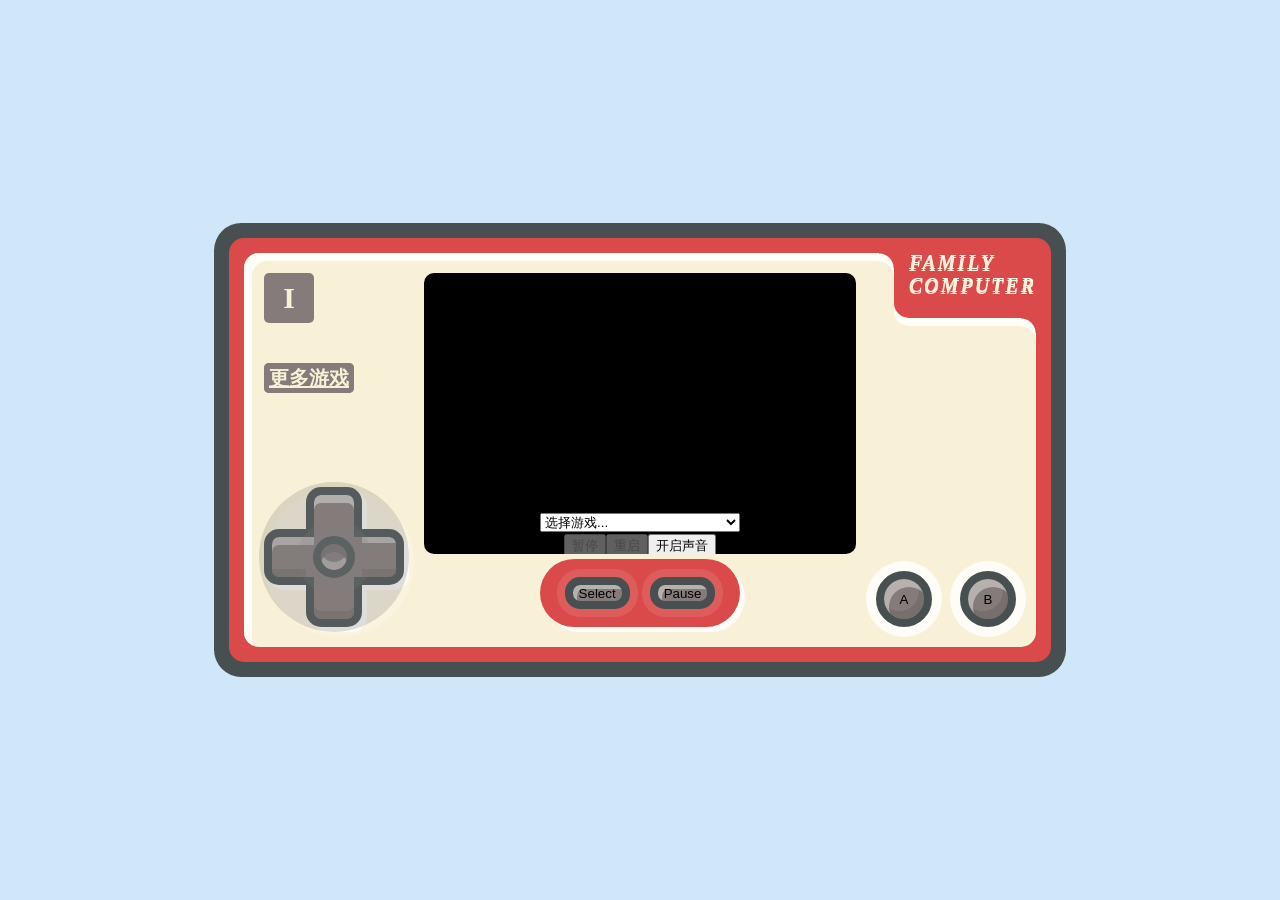
<file: 游戏-56.小霸王游戏机/index.html>
<html>  
<head>
    <meta charset="UTF-8">
    <meta name="viewport" content="width=device-width, initial-scale=1,user-scalable=no">
    <meta http-equiv="X-UA-Compatible" content="ie=edge">
    <meta name="format-detection" content="telephone=no">
    <meta name="format-detection" content="email=no">
    <meta name="apple-mobile-web-app-capable" content="yes">
    <meta name="full-screen" content="yes">
    <meta name="browsermode" content="application">
    <meta name="x5-orientation" content="landscape">
    <meta name="x5-fullscreen" content="true">
    <meta name="x5-page-mode" content="app">
    <title>小霸王游戏机 | 海拥</title>
    <meta name="keywords" content="fc,在线fc游戏,fc在线模拟器,nes在线模拟器,魂斗罗,超级玛丽,忍者龙剑传," />
    <meta name="description" content="任天堂FC/NES原版ROM在线玩，可以近乎完美的还原fc卡带游戏的视频和声音。" />
    <link href="css/jsnes.css" rel="stylesheet" type="text/css" />
    <link rel="shortcut icon" href="favicon.ico">
    <style>
        .function button, .action button{
            color:#000;
        }
        .function button{
            height:32px;
            width:auto;
        }
    </style>
</head>
<!-- /**
 * fc在线玩
 * Gitee 开源地址：https://gitee.com/feiyu22/jsnes
 * 转载或使用时，还请保留以上信息，谢谢！
 */ -->
<body>
    <div class="main">
        <div class="panel">
            <div class="controller-area">
                <div class="controller">
                    <div id="controls-direction">
                        <div id="controls-rocker"></div>
                        <button role="BUTTON_UP" class="up joydirection" id="joystick_btn_up">up</button>
                        <button role="BUTTON_RIGHT" class="right joydirection" id="joystick_btn_right">right</button>
                        <button role="BUTTON_DOWN" class="down joydirection" id="joystick_btn_down">down</button>
                        <button role="BUTTON_LEFT" class="left joydirection" id="joystick_btn_left">left</button>
                    </div>
                </div>
                <div class="joy">I</div>
                <div><a href="http://liflag.cn/post/59" target="_blank" class="readme">按键说明</a></div>
                <div><a href="https://haiyong.site/moyu/" target="_blank" class="readme">更多游戏</a></div>
            </div>
            <div class="function-area">
                <div class="screen">
                    <div id="emulator" align="center" style="width:100%;height:100%"></div>
                </div>
                <div class="function">
                    <button class="controls-center-select joybtn" id="joystick_btn_select" role="BUTTON_SELECT">Select</button>
                    <button class="controls-center-start joybtn" id="joystick_btn_start" role="BUTTON_START">Pause</button>
                </div>
            </div>
            <div class="action-area">
                <div class="action">
                    <div id="controls-fire">
                        <button class="a joybtn" role="BUTTON_A" id="joystick_btn_A">A</button>
                        <button class="b joybtn" role="BUTTON_B" id="joystick_btn_B">B</button>
                    </div>
                </div>
            </div>
            <div class="sign">FAMILY <br> COMPUTER</div>
        </div>
    </div>
</body>
<script src="lib/jquery-1.4.2.min.js" type="text/javascript" charset="utf-8"></script>
<script src="lib/dynamicaudio-min.js" type="text/javascript" charset="utf-8"></script>
<script src="source/nes.js" type="text/javascript" charset="utf-8"></script>
<script src="source/utils.js" type="text/javascript" charset="utf-8"></script>
<script src="source/cpu.js" type="text/javascript" charset="utf-8"></script>
<script src="source/keyboard.js" type="text/javascript" charset="utf-8"></script>
<script src="source/mappers.js" type="text/javascript" charset="utf-8"></script>
<script src="source/papu.js" type="text/javascript" charset="utf-8"></script>
<script src="source/ppu.js" type="text/javascript" charset="utf-8"></script>
<script src="source/rom.js" type="text/javascript" charset="utf-8"></script>
<script src="source/ui.js" type="text/javascript" charset="utf-8"></script>
<script src="lib/debug.mini.js" type="text/javascript" charset="utf-8"></script>
<script src="lib/nipplejs.min.js" type="text/javascript" charset="utf-8"></script>
<script src="lib/joystick.js" type="text/javascript" charset="utf-8"></script>
<script type="text/javascript" charset="utf-8">
    var nes;
    $(function() {
        nes = new JSNES({
            'ui': $('#emulator').JSNESUI({
                "经典": [
                    ['纽约大拳猫', 'roms/rom2/RockinCats.nes'],
                    ['赤影战士 Kage', 'roms/other/Kage.nes'],
                    ['中国象棋', 'roms/other/Zhong Guo Xiang Qi.nes'],
                    ['吃豆精灵 (J) (V1.1) Pac-Man [!]', 'roms/other/Pac-Man.nes'],
                    ['沙罗曼蛇 (U) Life Force', 'roms/rom2/Life Force [!].nes'],
                    ['1943 (U) 1943 - The Battle of Midway', 'roms/rom2/1943.nes'],
                    ['脱狱 Cross Fire (J)', 'roms/rom2/Cross Fire (J).nes'],
                    ['撞球咖啡馆 Shufflepuck Cafe', 'roms/rom2/Shufflepuck Cafe.nes'],
                    ['功夫 (J) (V1.2) Yie Ar Kung-Fu [!]', 'roms/rom1/(J) (V1.2) Yie Ar Kung-Fu [!].nes'],
                ],
                "魂斗罗": [
                    ['魂斗罗1(U)30', 'roms/Contra/Contra1(U)30.nes'],
                    ['魂斗罗1(U)30F', 'roms/Contra/Contra1(U)30F.nes'],
                    ['魂斗罗1(U)30L', 'roms/Contra/Contra1(U)30L.nes'],
                    ['魂斗罗1(U)30M', 'roms/Contra/Contra1(U)30M.nes'],
                    ['魂斗罗1(U)30S', 'roms/Contra/Contra1(U)30S.nes'],
                    ['魂斗罗1(U)F', 'roms/Contra/Contra1(U)F.nes'],
                    ['魂斗罗1(U)L', 'roms/Contra/Contra1(U)L.nes'],
                    ['魂斗罗1(U)M', 'roms/Contra/Contra1(U)M.nes'],
                    ['魂斗罗1(U)S', 'roms/Contra/Contra1(U)S.nes'],
                ],
                "坦克": [
                    ['坦克 (Ch) Missile Tank', 'roms/rom1/(Ch) Missile Tank.nes'],
                    ['坦克 (Ch) Tank 1990', 'roms/rom1/(Ch) Tank 1990.nes'],
                    ['坦克 (J) Battle City', 'roms/rom1/(J) Battle City.nes'],
                ],
                "超级玛丽": [
                    ['超级马里奥1 (W) Super Mario Bros. [!]', 'roms/rom1/(W) Super Mario Bros. [!].nes'],
                    ['超级马里奥2 (W) Super Mario Bros. 3 (U)', 'roms/bfirsh/Super Mario Bros. 3 (U) (PRG1) [!].nes'],
                    ['马里奥拆屋工 (W) Wrecking Crew [!]', 'roms/rom1/(W) Wrecking Crew [!].nes'],
                    ['马里奥医生 Dr. Mario (JU)', 'roms/bfirsh/Dr. Mario (JU).nes'],
                ],
                "双截龙": [
                    ['双截龙1 Double Dragon1', 'roms/Double Dragon/Double Dragon1.nes'],
                    ['双截龙2 Double Dragon2', 'roms/Double Dragon/Double Dragon2.nes'],
                    ['双截龙3 Double Dragon3', 'roms/Double Dragon/Double Dragon3.nes'],
                    ['双截龙4 Double Dragon4', 'roms/Double Dragon/Double Dragon4.nes'],
                ],
                "淘金者": [
                    ['淘金者(汉化)', 'roms/rom1/TaoJinZhe.nes'],
                    ['淘金者(J)', 'roms/rom1/Championship Lode Runner (J).nes'],
                ],
                "俄罗斯方块": [
                    ['俄罗斯方块LJ65', 'roms/lj65/lj65.nes'],
                    ['俄罗斯方块Tetris(U)', 'roms/other/Tetris (U) [!].nes'],
                    ['俄罗斯方块Tetris 2(U)', 'roms/other/Tetris 2 (U) [!].nes'],
                ],
                "赛车": [
                    ['F1赛车 (J) F-1 Race [!]', 'roms/rom1/(J) F-1 Race [!].nes'],
                    ['摩托车大赛 (JU) (PRG0) Mach Rider [!]', 'roms/rom1/(JU) (PRG0) Mach Rider [!].nes'],
                    ['越野机车 (JU) Excitebike [!]', 'roms/rom1/(JU) Excitebike [!].nes'],
                    ['火箭车 (J) Road Fighter [!]', 'roms/rom1/(J) Road Fighter [!].nes'],
                ],
                "1981": [
                    ['五子棋 (5) 日版', 'roms/1981/5.nes'],
                ],
                // "不可用": [
                //     ['Concentration Room', 'roms/croom/croom.nes'],
                //     ['LJ65', 'roms/lj65/lj65.nes'],
                //     ['赤色要塞 (KC) Jackal', 'roms/other/Jackal.nes'],
                //     ['花式撞球 (U) Side Pocket', 'roms/rom2/Side Pocket.nes'],
                //     ['彩虹岛 (U) Rainbow Islands', 'roms/rom2/Rainbow Islands.nes'],
                //     ['快打旋风 (U) Mighty Final Fight', 'roms/rom2/Mighty Final Fight.nes'],

                //     ['七宝奇谋1 (J) Goonies, The [!]', 'roms/rom1/(J) Goonies, The [!].nes'],
                //     ['俄罗斯方块 (Tengen) Tetris [!]', 'roms/rom1/(Tengen) Tetris [!].nes'],
                //     ['兵蜂1 (J) TwinBee [!]', 'roms/rom1/(J) TwinBee [!].nes'],
                //     ['冒险岛1 (J) Takahashi Meijin no Bouken Shima [!]', 'roms/rom1/(J) Takahashi Meijin no Bouken Shima [!].nes'],
                //     ['南极大冒险 (J) Antarctic Adventure [!]', 'roms/rom1/(J) Antarctic Adventure [!].nes'],
                //     ['叮当1 (J) Dig Dug [!]', 'roms/rom1/(J) Dig Dug [!].nes'],

                //     ['影之传说 (J) Kage no Densetsu [!]', 'roms/rom1/(J) Kage no Densetsu [!].nes'],
                //     ['打砖块1 (J) Arkanoid [!]', 'roms/rom1/(J) Arkanoid [!].nes'],
                //     ],
                "忍者龙剑传": [
                    ['忍者龙剑传1 (PC10) Ninja Gaiden', 'roms/Ninja_Gaiden/Ninja_Gaiden1.nes'],
                    ['忍者龙剑传2 (PC10) Ninja Gaiden II - The Dark Sword of Chaos', 'roms/Ninja_Gaiden/Ninja_Gaiden2.nes'],
                    ['忍者龙剑传3 (PC10) Ninja Gaiden III - The Ancient Ship of Doom', 'roms/Ninja_Gaiden/Ninja_Gaiden3.nes'],
                    ['小蜜蜂 (J) Galaxian [!]', 'roms/rom1/(J) Galaxian [!].nes'],
                    ['AV麻雀俱乐部 (Hacker) AV Mahjongg', 'roms/rom1/(Hacker) AV Mahjongg.nes'],
                ],
            })
        });
    });
</script>
<!--[if IE]>
    <script type="text/vbscript" src="source/jsnes-ie-hacks.vbscript"></script>
<![endif]-->
<script>
    function touchDwon(evt) {
    nes.keyboard.keyDown({
        keyCode: evt.keyCode
    });
};

function touchUp(evt) {
    nes.keyboard.keyUp({
        keyCode: evt.keyCode
    });
};

function select(val) {
    if (val.substring(0, 1) == "#") {
        return document.querySelector(val);
    } else {
        return document.getElementById(val);
    }
}

var joystick = new Joystick({
    el: select("controls-rocker"),
    mode: 'static',
    color: "#808080",
    size: 150,
    isFourBtn: false,
    keyCodes: [87, 83, 65, 68],
    btn_down_fn: touchDwon,
    btn_up_fn: touchUp,
    relative: true,
});
joystick.init();
</script>
</html>
</file>
<file: 2048/style/main.css>
@import url(fonts/clear-sans.css);
html, body {
  margin: 0;
  padding: 0;
  background: #faf8ef;
  color: #776e65;
  font-family: "Clear Sans", "Helvetica Neue", Arial, sans-serif;
  font-size: 18px; }

body {
  margin: 80px 0; }

.heading:after {
  content: "";
  display: block;
  clear: both; }

h1.title {
  font-size: 80px;
  font-weight: bold;
  margin: 0;
  display: block;
  float: left; }

@-webkit-keyframes move-up {
  0% {
    top: 25px;
    opacity: 1; }

  100% {
    top: -50px;
    opacity: 0; } }
@-moz-keyframes move-up {
  0% {
    top: 25px;
    opacity: 1; }

  100% {
    top: -50px;
    opacity: 0; } }
@keyframes move-up {
  0% {
    top: 25px;
    opacity: 1; }

  100% {
    top: -50px;
    opacity: 0; } }
.scores-container {
  float: right;
  text-align: right; }

.score-container, .best-container {
  position: relative;
  display: inline-block;
  background: #bbada0;
  padding: 15px 25px;
  font-size: 25px;
  height: 25px;
  line-height: 47px;
  font-weight: bold;
  border-radius: 3px;
  color: white;
  margin-top: 8px;
  text-align: center; }
  .score-container:after, .best-container:after {
    position: absolute;
    width: 100%;
    top: 10px;
    left: 0;
    text-transform: uppercase;
    font-size: 13px;
    line-height: 13px;
    text-align: center;
    color: #eee4da; }
  .score-container .score-addition, .best-container .score-addition {
    position: absolute;
    right: 30px;
    color: red;
    font-size: 25px;
    line-height: 25px;
    font-weight: bold;
    color: rgba(119, 110, 101, 0.9);
    z-index: 100;
    -webkit-animation: move-up 600ms ease-in;
    -moz-animation: move-up 600ms ease-in;
    animation: move-up 600ms ease-in;
    -webkit-animation-fill-mode: both;
    -moz-animation-fill-mode: both;
    animation-fill-mode: both; }

.score-container:after {
  content: "Score"; }

.best-container:after {
  content: "Best"; }

p {
  margin-top: 0;
  margin-bottom: 10px;
  line-height: 1.65; }

a {
  color: #776e65;
  font-weight: bold;
  text-decoration: underline;
  cursor: pointer; }

strong.important {
  text-transform: uppercase; }

hr {
  border: none;
  border-bottom: 1px solid #d8d4d0;
  margin-top: 20px;
  margin-bottom: 30px; }

.container {
  width: 500px;
  margin: 0 auto; }

@-webkit-keyframes fade-in {
  0% {
    opacity: 0; }

  100% {
    opacity: 1; } }
@-moz-keyframes fade-in {
  0% {
    opacity: 0; }

  100% {
    opacity: 1; } }
@keyframes fade-in {
  0% {
    opacity: 0; }

  100% {
    opacity: 1; } }
.game-container {
  margin-top: 40px;
  position: relative;
  padding: 15px;
  cursor: default;
  -webkit-touch-callout: none;
  -ms-touch-callout: none;
  -webkit-user-select: none;
  -moz-user-select: none;
  -ms-user-select: none;
  -ms-touch-action: none;
  touch-action: none;
  background: #bbada0;
  border-radius: 6px;
  width: 500px;
  height: 500px;
  -webkit-box-sizing: border-box;
  -moz-box-sizing: border-box;
  box-sizing: border-box; }
  .game-container .game-message {
    display: none;
    position: absolute;
    top: 0;
    right: 0;
    bottom: 0;
    left: 0;
    background: rgba(238, 228, 218, 0.5);
    z-index: 100;
    text-align: center;
    -webkit-animation: fade-in 800ms ease 1200ms;
    -moz-animation: fade-in 800ms ease 1200ms;
    animation: fade-in 800ms ease 1200ms;
    -webkit-animation-fill-mode: both;
    -moz-animation-fill-mode: both;
    animation-fill-mode: both; }
    .game-container .game-message p {
      font-size: 60px;
      font-weight: bold;
      height: 60px;
      line-height: 60px;
      margin-top: 222px; }
    .game-container .game-message .lower {
      display: block;
      margin-top: 59px; }
    .game-container .game-message a {
      display: inline-block;
      background: #8f7a66;
      border-radius: 3px;
      padding: 0 20px;
      text-decoration: none;
      color: #f9f6f2;
      height: 40px;
      line-height: 42px;
      margin-left: 9px; }
      .game-container .game-message a.keep-playing-button {
        display: none; }
    .game-container .game-message.game-won {
      background: rgba(237, 194, 46, 0.5);
      color: #f9f6f2; }
      .game-container .game-message.game-won a.keep-playing-button {
        display: inline-block; }
    .game-container .game-message.game-won, .game-container .game-message.game-over {
      display: block; }

.grid-container {
  position: absolute;
  z-index: 1; }

.grid-row {
  margin-bottom: 15px; }
  .grid-row:last-child {
    margin-bottom: 0; }
  .grid-row:after {
    content: "";
    display: block;
    clear: both; }

.grid-cell {
  width: 106.25px;
  height: 106.25px;
  margin-right: 15px;
  float: left;
  border-radius: 3px;
  background: rgba(238, 228, 218, 0.35); }
  .grid-cell:last-child {
    margin-right: 0; }

.tile-container {
  position: absolute;
  z-index: 2; }

.tile, .tile .tile-inner {
  width: 107px;
  height: 107px;
  line-height: 107px; }
.tile.tile-position-1-1 {
  -webkit-transform: translate(0px, 0px);
  -moz-transform: translate(0px, 0px);
  -ms-transform: translate(0px, 0px);
  transform: translate(0px, 0px); }
.tile.tile-position-1-2 {
  -webkit-transform: translate(0px, 121px);
  -moz-transform: translate(0px, 121px);
  -ms-transform: translate(0px, 121px);
  transform: translate(0px, 121px); }
.tile.tile-position-1-3 {
  -webkit-transform: translate(0px, 242px);
  -moz-transform: translate(0px, 242px);
  -ms-transform: translate(0px, 242px);
  transform: translate(0px, 242px); }
.tile.tile-position-1-4 {
  -webkit-transform: translate(0px, 363px);
  -moz-transform: translate(0px, 363px);
  -ms-transform: translate(0px, 363px);
  transform: translate(0px, 363px); }
.tile.tile-position-2-1 {
  -webkit-transform: translate(121px, 0px);
  -moz-transform: translate(121px, 0px);
  -ms-transform: translate(121px, 0px);
  transform: translate(121px, 0px); }
.tile.tile-position-2-2 {
  -webkit-transform: translate(121px, 121px);
  -moz-transform: translate(121px, 121px);
  -ms-transform: translate(121px, 121px);
  transform: translate(121px, 121px); }
.tile.tile-position-2-3 {
  -webkit-transform: translate(121px, 242px);
  -moz-transform: translate(121px, 242px);
  -ms-transform: translate(121px, 242px);
  transform: translate(121px, 242px); }
.tile.tile-position-2-4 {
  -webkit-transform: translate(121px, 363px);
  -moz-transform: translate(121px, 363px);
  -ms-transform: translate(121px, 363px);
  transform: translate(121px, 363px); }
.tile.tile-position-3-1 {
  -webkit-transform: translate(242px, 0px);
  -moz-transform: translate(242px, 0px);
  -ms-transform: translate(242px, 0px);
  transform: translate(242px, 0px); }
.tile.tile-position-3-2 {
  -webkit-transform: translate(242px, 121px);
  -moz-transform: translate(242px, 121px);
  -ms-transform: translate(242px, 121px);
  transform: translate(242px, 121px); }
.tile.tile-position-3-3 {
  -webkit-transform: translate(242px, 242px);
  -moz-transform: translate(242px, 242px);
  -ms-transform: translate(242px, 242px);
  transform: translate(242px, 242px); }
.tile.tile-position-3-4 {
  -webkit-transform: translate(242px, 363px);
  -moz-transform: translate(242px, 363px);
  -ms-transform: translate(242px, 363px);
  transform: translate(242px, 363px); }
.tile.tile-position-4-1 {
  -webkit-transform: translate(363px, 0px);
  -moz-transform: translate(363px, 0px);
  -ms-transform: translate(363px, 0px);
  transform: translate(363px, 0px); }
.tile.tile-position-4-2 {
  -webkit-transform: translate(363px, 121px);
  -moz-transform: translate(363px, 121px);
  -ms-transform: translate(363px, 121px);
  transform: translate(363px, 121px); }
.tile.tile-position-4-3 {
  -webkit-transform: translate(363px, 242px);
  -moz-transform: translate(363px, 242px);
  -ms-transform: translate(363px, 242px);
  transform: translate(363px, 242px); }
.tile.tile-position-4-4 {
  -webkit-transform: translate(363px, 363px);
  -moz-transform: translate(363px, 363px);
  -ms-transform: translate(363px, 363px);
  transform: translate(363px, 363px); }

.tile {
  position: absolute;
  -webkit-transition: 100ms ease-in-out;
  -moz-transition: 100ms ease-in-out;
  transition: 100ms ease-in-out;
  -webkit-transition-property: -webkit-transform;
  -moz-transition-property: -moz-transform;
  transition-property: transform; }
  .tile .tile-inner {
    border-radius: 3px;
    background: #eee4da;
    text-align: center;
    font-weight: bold;
    z-index: 10;
    font-size: 55px; }
  .tile.tile-2 .tile-inner {
    background: #eee4da;
    box-shadow: 0 0 30px 10px rgba(243, 215, 116, 0), inset 0 0 0 1px rgba(255, 255, 255, 0); }
  .tile.tile-4 .tile-inner {
    background: #ede0c8;
    box-shadow: 0 0 30px 10px rgba(243, 215, 116, 0), inset 0 0 0 1px rgba(255, 255, 255, 0); }
  .tile.tile-8 .tile-inner {
    color: #f9f6f2;
    background: #f2b179; }
  .tile.tile-16 .tile-inner {
    color: #f9f6f2;
    background: #f59563; }
  .tile.tile-32 .tile-inner {
    color: #f9f6f2;
    background: #f67c5f; }
  .tile.tile-64 .tile-inner {
    color: #f9f6f2;
    background: #f65e3b; }
  .tile.tile-128 .tile-inner {
    color: #f9f6f2;
    background: #edcf72;
    box-shadow: 0 0 30px 10px rgba(243, 215, 116, 0.2381), inset 0 0 0 1px rgba(255, 255, 255, 0.14286);
    font-size: 45px; }
    @media screen and (max-width: 520px) {
      .tile.tile-128 .tile-inner {
        font-size: 25px; } }
  .tile.tile-256 .tile-inner {
    color: #f9f6f2;
    background: #edcc61;
    box-shadow: 0 0 30px 10px rgba(243, 215, 116, 0.31746), inset 0 0 0 1px rgba(255, 255, 255, 0.19048);
    font-size: 45px; }
    @media screen and (max-width: 520px) {
      .tile.tile-256 .tile-inner {
        font-size: 25px; } }
  .tile.tile-512 .tile-inner {
    color: #f9f6f2;
    background: #edc850;
    box-shadow: 0 0 30px 10px rgba(243, 215, 116, 0.39683), inset 0 0 0 1px rgba(255, 255, 255, 0.2381);
    font-size: 45px; }
    @media screen and (max-width: 520px) {
      .tile.tile-512 .tile-inner {
        font-size: 25px; } }
  .tile.tile-1024 .tile-inner {
    color: #f9f6f2;
    background: #edc53f;
    box-shadow: 0 0 30px 10px rgba(243, 215, 116, 0.47619), inset 0 0 0 1px rgba(255, 255, 255, 0.28571);
    font-size: 35px; }
    @media screen and (max-width: 520px) {
      .tile.tile-1024 .tile-inner {
        font-size: 15px; } }
  .tile.tile-2048 .tile-inner {
    color: #f9f6f2;
    background: #edc22e;
    box-shadow: 0 0 30px 10px rgba(243, 215, 116, 0.55556), inset 0 0 0 1px rgba(255, 255, 255, 0.33333);
    font-size: 35px; }
    @media screen and (max-width: 520px) {
      .tile.tile-2048 .tile-inner {
        font-size: 15px; } }
  .tile.tile-super .tile-inner {
    color: #f9f6f2;
    background: #3c3a32;
    font-size: 30px; }
    @media screen and (max-width: 520px) {
      .tile.tile-super .tile-inner {
        font-size: 10px; } }

@-webkit-keyframes appear {
  0% {
    opacity: 0;
    -webkit-transform: scale(0);
    -moz-transform: scale(0);
    -ms-transform: scale(0);
    transform: scale(0); }

  100% {
    opacity: 1;
    -webkit-transform: scale(1);
    -moz-transform: scale(1);
    -ms-transform: scale(1);
    transform: scale(1); } }
@-moz-keyframes appear {
  0% {
    opacity: 0;
    -webkit-transform: scale(0);
    -moz-transform: scale(0);
    -ms-transform: scale(0);
    transform: scale(0); }

  100% {
    opacity: 1;
    -webkit-transform: scale(1);
    -moz-transform: scale(1);
    -ms-transform: scale(1);
    transform: scale(1); } }
@keyframes appear {
  0% {
    opacity: 0;
    -webkit-transform: scale(0);
    -moz-transform: scale(0);
    -ms-transform: scale(0);
    transform: scale(0); }

  100% {
    opacity: 1;
    -webkit-transform: scale(1);
    -moz-transform: scale(1);
    -ms-transform: scale(1);
    transform: scale(1); } }
.tile-new .tile-inner {
  -webkit-animation: appear 200ms ease 100ms;
  -moz-animation: appear 200ms ease 100ms;
  animation: appear 200ms ease 100ms;
  -webkit-animation-fill-mode: backwards;
  -moz-animation-fill-mode: backwards;
  animation-fill-mode: backwards; }

@-webkit-keyframes pop {
  0% {
    -webkit-transform: scale(0);
    -moz-transform: scale(0);
    -ms-transform: scale(0);
    transform: scale(0); }

  50% {
    -webkit-transform: scale(1.2);
    -moz-transform: scale(1.2);
    -ms-transform: scale(1.2);
    transform: scale(1.2); }

  100% {
    -webkit-transform: scale(1);
    -moz-transform: scale(1);
    -ms-transform: scale(1);
    transform: scale(1); } }
@-moz-keyframes pop {
  0% {
    -webkit-transform: scale(0);
    -moz-transform: scale(0);
    -ms-transform: scale(0);
    transform: scale(0); }

  50% {
    -webkit-transform: scale(1.2);
    -moz-transform: scale(1.2);
    -ms-transform: scale(1.2);
    transform: scale(1.2); }

  100% {
    -webkit-transform: scale(1);
    -moz-transform: scale(1);
    -ms-transform: scale(1);
    transform: scale(1); } }
@keyframes pop {
  0% {
    -webkit-transform: scale(0);
    -moz-transform: scale(0);
    -ms-transform: scale(0);
    transform: scale(0); }

  50% {
    -webkit-transform: scale(1.2);
    -moz-transform: scale(1.2);
    -ms-transform: scale(1.2);
    transform: scale(1.2); }

  100% {
    -webkit-transform: scale(1);
    -moz-transform: scale(1);
    -ms-transform: scale(1);
    transform: scale(1); } }
.tile-merged .tile-inner {
  z-index: 20;
  -webkit-animation: pop 200ms ease 100ms;
  -moz-animation: pop 200ms ease 100ms;
  animation: pop 200ms ease 100ms;
  -webkit-animation-fill-mode: backwards;
  -moz-animation-fill-mode: backwards;
  animation-fill-mode: backwards; }

.above-game:after {
  content: "";
  display: block;
  clear: both; }

.game-intro {
  float: left;
  line-height: 42px;
  margin-bottom: 0; }

.restart-button {
  display: inline-block;
  background: #8f7a66;
  border-radius: 3px;
  padding: 0 20px;
  text-decoration: none;
  color: #f9f6f2;
  height: 40px;
  line-height: 42px;
  display: block;
  text-align: center;
  float: right; }

.game-explanation {
  margin-top: 50px; }

@media screen and (max-width: 520px) {
  html, body {
    font-size: 15px; }

  body {
    margin: 20px 0;
    padding: 0 20px; }

  h1.title {
    font-size: 27px;
    margin-top: 15px; }

  .container {
    width: 280px;
    margin: 0 auto; }

  .score-container, .best-container {
    margin-top: 0;
    padding: 15px 10px;
    min-width: 40px; }

  .heading {
    margin-bottom: 10px; }

  .game-intro {
    width: 55%;
    display: block;
    box-sizing: border-box;
    line-height: 1.65; }

  .restart-button {
    width: 42%;
    padding: 0;
    display: block;
    box-sizing: border-box;
    margin-top: 2px; }

  .game-container {
    margin-top: 17px;
    position: relative;
    padding: 10px;
    cursor: default;
    -webkit-touch-callout: none;
    -ms-touch-callout: none;
    -webkit-user-select: none;
    -moz-user-select: none;
    -ms-user-select: none;
    -ms-touch-action: none;
    touch-action: none;
    background: #bbada0;
    border-radius: 6px;
    width: 280px;
    height: 280px;
    -webkit-box-sizing: border-box;
    -moz-box-sizing: border-box;
    box-sizing: border-box; }
    .game-container .game-message {
      display: none;
      position: absolute;
      top: 0;
      right: 0;
      bottom: 0;
      left: 0;
      background: rgba(238, 228, 218, 0.5);
      z-index: 100;
      text-align: center;
      -webkit-animation: fade-in 800ms ease 1200ms;
      -moz-animation: fade-in 800ms ease 1200ms;
      animation: fade-in 800ms ease 1200ms;
      -webkit-animation-fill-mode: both;
      -moz-animation-fill-mode: both;
      animation-fill-mode: both; }
      .game-container .game-message p {
        font-size: 60px;
        font-weight: bold;
        height: 60px;
        line-height: 60px;
        margin-top: 222px; }
      .game-container .game-message .lower {
        display: block;
        margin-top: 59px; }
      .game-container .game-message a {
        display: inline-block;
        background: #8f7a66;
        border-radius: 3px;
        padding: 0 20px;
        text-decoration: none;
        color: #f9f6f2;
        height: 40px;
        line-height: 42px;
        margin-left: 9px; }
        .game-container .game-message a.keep-playing-button {
          display: none; }
      .game-container .game-message.game-won {
        background: rgba(237, 194, 46, 0.5);
        color: #f9f6f2; }
        .game-container .game-message.game-won a.keep-playing-button {
          display: inline-block; }
      .game-container .game-message.game-won, .game-container .game-message.game-over {
        display: block; }

  .grid-container {
    position: absolute;
    z-index: 1; }

  .grid-row {
    margin-bottom: 10px; }
    .grid-row:last-child {
      margin-bottom: 0; }
    .grid-row:after {
      content: "";
      display: block;
      clear: both; }

  .grid-cell {
    width: 57.5px;
    height: 57.5px;
    margin-right: 10px;
    float: left;
    border-radius: 3px;
    background: rgba(238, 228, 218, 0.35); }
    .grid-cell:last-child {
      margin-right: 0; }

  .tile-container {
    position: absolute;
    z-index: 2; }

  .tile, .tile .tile-inner {
    width: 58px;
    height: 58px;
    line-height: 58px; }
  .tile.tile-position-1-1 {
    -webkit-transform: translate(0px, 0px);
    -moz-transform: translate(0px, 0px);
    -ms-transform: translate(0px, 0px);
    transform: translate(0px, 0px); }
  .tile.tile-position-1-2 {
    -webkit-transform: translate(0px, 67px);
    -moz-transform: translate(0px, 67px);
    -ms-transform: translate(0px, 67px);
    transform: translate(0px, 67px); }
  .tile.tile-position-1-3 {
    -webkit-transform: translate(0px, 135px);
    -moz-transform: translate(0px, 135px);
    -ms-transform: translate(0px, 135px);
    transform: translate(0px, 135px); }
  .tile.tile-position-1-4 {
    -webkit-transform: translate(0px, 202px);
    -moz-transform: translate(0px, 202px);
    -ms-transform: translate(0px, 202px);
    transform: translate(0px, 202px); }
  .tile.tile-position-2-1 {
    -webkit-transform: translate(67px, 0px);
    -moz-transform: translate(67px, 0px);
    -ms-transform: translate(67px, 0px);
    transform: translate(67px, 0px); }
  .tile.tile-position-2-2 {
    -webkit-transform: translate(67px, 67px);
    -moz-transform: translate(67px, 67px);
    -ms-transform: translate(67px, 67px);
    transform: translate(67px, 67px); }
  .tile.tile-position-2-3 {
    -webkit-transform: translate(67px, 135px);
    -moz-transform: translate(67px, 135px);
    -ms-transform: translate(67px, 135px);
    transform: translate(67px, 135px); }
  .tile.tile-position-2-4 {
    -webkit-transform: translate(67px, 202px);
    -moz-transform: translate(67px, 202px);
    -ms-transform: translate(67px, 202px);
    transform: translate(67px, 202px); }
  .tile.tile-position-3-1 {
    -webkit-transform: translate(135px, 0px);
    -moz-transform: translate(135px, 0px);
    -ms-transform: translate(135px, 0px);
    transform: translate(135px, 0px); }
  .tile.tile-position-3-2 {
    -webkit-transform: translate(135px, 67px);
    -moz-transform: translate(135px, 67px);
    -ms-transform: translate(135px, 67px);
    transform: translate(135px, 67px); }
  .tile.tile-position-3-3 {
    -webkit-transform: translate(135px, 135px);
    -moz-transform: translate(135px, 135px);
    -ms-transform: translate(135px, 135px);
    transform: translate(135px, 135px); }
  .tile.tile-position-3-4 {
    -webkit-transform: translate(135px, 202px);
    -moz-transform: translate(135px, 202px);
    -ms-transform: translate(135px, 202px);
    transform: translate(135px, 202px); }
  .tile.tile-position-4-1 {
    -webkit-transform: translate(202px, 0px);
    -moz-transform: translate(202px, 0px);
    -ms-transform: translate(202px, 0px);
    transform: translate(202px, 0px); }
  .tile.tile-position-4-2 {
    -webkit-transform: translate(202px, 67px);
    -moz-transform: translate(202px, 67px);
    -ms-transform: translate(202px, 67px);
    transform: translate(202px, 67px); }
  .tile.tile-position-4-3 {
    -webkit-transform: translate(202px, 135px);
    -moz-transform: translate(202px, 135px);
    -ms-transform: translate(202px, 135px);
    transform: translate(202px, 135px); }
  .tile.tile-position-4-4 {
    -webkit-transform: translate(202px, 202px);
    -moz-transform: translate(202px, 202px);
    -ms-transform: translate(202px, 202px);
    transform: translate(202px, 202px); }

  .tile .tile-inner {
    font-size: 35px; }

  .game-message p {
    font-size: 30px !important;
    height: 30px !important;
    line-height: 30px !important;
    margin-top: 90px !important; }
  .game-message .lower {
    margin-top: 30px !important; } }
</file>
<file: 工具-19.仿 Windows 桌面/jsLib/jquery-smartMenu/css/smartMenu.css>
@charset "utf-8";
/* smartMenu.css	by zhangxinxu */
.smart_menu_box{display:none; width:140px; position:absolute; z-index:201105;}
.smart_menu_body{padding:1px; border:1px solid #B8CBCB; background-color:#fff; -moz-box-shadow:2px 2px 5px #666; -webkit-box-shadow:2px 2px 5px #666; box-shadow:2px 2px 5px #666;}
.smart_menu_ul{margin:0; padding:0; list-style-type:none;}
.smart_menu_li{position:relative;}
.smart_menu_a{display:block; height:25px; line-height:24px; padding:0 5px 0 25px; color:#000; font-size:12px; text-decoration:none; overflow:hidden;}
.smart_menu_a:hover, .smart_menu_a_hover{background-color:#348CCC; color:#fff; text-decoration:none;}
.smart_menu_li_separate{line-height:0; margin:3px; border-bottom:1px solid #B8CBCB; font-size:0;}
.smart_menu_triangle{width:0; height:0; border:5px dashed transparent; border-left:5px solid #666; overflow:hidden; position:absolute; top:7px; right:5px;}
.smart_menu_a:hover .smart_menu_triangle, .smart_menu_a_hover .smart_menu_triangle{border-left-color:#fff;}
.smart_menu_li_hover .smart_menu_box{top:-1px; left:130px;}
</file>
<file: 游戏-2.响应式2048小游戏/css/style.css>
html,
			body,
			div,
			span,
			applet,
			object,
			iframe,
			h1,
			h2,
			h3,
			h4,
			h5,
			h6,
			p,
			blockquote,
			pre,
			a,
			abbr,
			acronym,
			address,
			big,
			cite,
			code,
			del,
			dfn,
			em,
			img,
			ins,
			kbd,
			q,
			s,
			samp,
			small,
			strike,
			strong,
			sub,
			sup,
			tt,
			var,
			b,
			u,
			i,
			center,
			dl,
			dt,
			dd,
			ol,
			ul,
			li,
			fieldset,
			form,
			label,
			legend,
			table,
			caption,
			tbody,
			tfoot,
			thead,
			tr,
			th,
			td,
			article,
			aside,
			canvas,
			details,
			embed,
			figure,
			figcaption,
			footer,
			header,
			hgroup,
			menu,
			nav,
			output,
			ruby,
			section,
			summary,
			time,
			mark,
			audio,
			video {
				margin: 0;
				padding: 0;
				border: 0;
				font-size: 100%;
				font: inherit;
				vertical-align: baseline
			}

			article,
			aside,
			details,
			figcaption,
			figure,
			footer,
			header,
			hgroup,
			menu,
			nav,
			section {
				display: block
			}

			body {
				line-height: 1
			}

			ol,
			ul {
				list-style: none
			}

			blockquote,
			q {
				quotes: none
			}

			blockquote:before,
			blockquote:after,
			q:before,
			q:after {
				content: '';
				content: none
			}

			table {
				border-collapse: collapse;
				border-spacing: 0
			}

			@charset "UTF-8";
			@import url("https://fonts.googleapis.com/css?family=Arvo");

			* {
				box-sizing: border-box;
			}

			a {
				color: #1B9AAA;
				text-decoration: none;
				border-bottom: 1px solid currentColor;
			}

			a:hover {
				color: #14727e;
			}

			a:focus,
			a:active {
				color: #0d4a52;
			}

			body,
			html {
				position: relative;
				width: 100%;
				height: 100%;
				display: -webkit-box;
				display: -ms-flexbox;
				display: flex;
				-webkit-box-orient: vertical;
				-webkit-box-direction: normal;
				-ms-flex-direction: column;
				flex-direction: column;
				font-family: "Arvo", Helvetica, sans-serif;
				font-family: 12px;
				color: #555;
				background: #F8FFE5;
			}

			strong {
				font-weight: bold;
			}

			p {
				line-height: 1.6;
				font-size: 16px;
			}
			@media screen and (max-width:400px) {
			  .haiyong{
			  	font-size: 12px;
			  }
			} 
			
			.inspired {
				margin-top: 1em;
				font-size: 0.9rem;
				color: #9a9a95;
			}

			header {
				color: #F8FFE5;
				text-align: center;
			}

			header span {
				display: inline-block;
				box-sizing: border-box;
				width: 4rem;
				height: 4rem;
				line-height: 4rem;
				margin: 0 0.4rem;
				background: #FFC43D;
			}
			@media screen and (max-width:440px) {
			  header span {
			  	width: 3rem;
			  	height: 3rem;
			  	line-height: 3rem;
			  }
			}
			@media screen and (max-width:375px) {
			  header span {
			  	width: 2.5rem;
			  	height: 2.5rem;
			  	line-height: 2.5rem;
			  }
			}

			header span:nth-of-type(2) {
				background: #EF476F;
			}

			header span:nth-of-type(3) {
				background: #1B9AAA;
			}

			header span:nth-of-type(4) {
				background: #06D6A0;
			}

			h1 {
				font-size: 2.2rem;
			}

			.directions {
				padding: 2rem;
				border-top: 1px solid #9a9a95;
				border-bottom: 1px solid #9a9a95;
			}
			@media screen and (max-width:440px) {
				.directions{
					padding: 1rem;
					
				}
			}
			.container {
				margin: 0 auto;
				padding-bottom: 3.5rem;
				-webkit-box-flex: 1;
				-ms-flex: 1;
				flex: 1;
				width: 100%;
				max-width: 550px;
				text-align: center;
			}

			header .container {
				padding: 0;
				padding: 2rem 4rem;
				max-width: 900px;
			}
			@media screen and (max-width:440px) {
				header .container {
					padding: 1rem 2rem;
				}
			}
			.scores {
				display: -webkit-box;
				display: -ms-flexbox;
				display: flex;
				-webkit-box-pack: center;
				-ms-flex-pack: center;
				justify-content: center;
			}

			.score-container {
				display: -webkit-box;
				display: -ms-flexbox;
				display: flex;
				-webkit-box-pack: center;
				-ms-flex-pack: center;
				justify-content: center;
				-webkit-box-align: center;
				-ms-flex-align: center;
				align-items: center;
				margin: 0.8rem;
				font-size: 1.2rem;
				line-height: 1;
				color: #555;
			}

			.score-container.best-score {
				color: #9a9a95;
			}

			.score {
				margin-left: 1rem;
				position: relative;
				font-weight: bold;
				font-size: 1.5rem;
				vertical-align: middle;
				text-align: right;
			}

			.game {
				position: relative;
				margin: 0 auto;
				background: #9a9a95;
				padding: 7px;
				display: inline-block;
				border-radius: 3px;
				box-sizing: border-box;
			}

			.tile-container {
				border-radius: 6px;
				position: relative;
				width: 270px;
				height: 270px;
			}

			.tile,
			.background {
				display: block;
				color: #F8FFE5;
				position: absolute;
				width: 67.5px;
				height: 67.5px;
				box-sizing: border-box;
				text-align: center;
			}

			.background {
				z-index: 1;
				text-align: center;
				border: 5px solid #9a9a95;
				background-color: #F8FFE5;
			}

			.tile {
				opacity: 0;
				z-index: 2;
				background: #FFC43D;
				color: #F8FFE5;
				display: -webkit-box;
				display: -ms-flexbox;
				display: flex;
				-webkit-box-align: center;
				-ms-flex-align: center;
				align-items: center;
				-webkit-box-pack: center;
				-ms-flex-pack: center;
				justify-content: center;
				font-size: 1.8rem;
				align-items: center;
				-webkit-transition: 110ms ease-in-out;
				transition: 110ms ease-in-out;
				border-radius: 3px;
				border: 7px solid #9a9a95;
				box-sizing: border-box;
			}

			.tile--4 {
				background: #EF476F;
				color: #F8FFE5;
			}

			.tile--8 {
				background: #1B9AAA;
				color: #F8FFE5;
			}

			.tile--16 {
				background: #06D6A0;
				color: #F8FFE5;
			}

			.tile--32 {
				background: #f37694;
				color: #F8FFE5;
			}

			.tile--64 {
				background: #22c2d6;
				color: #F8FFE5;
			}

			.tile--128 {
				background: #17f8be;
				color: #F8FFE5;
			}

			.tile--256 {
				background: #ffd470;
				color: #F8FFE5;
			}

			.tile--512 {
				background: #eb184a;
				color: #F8FFE5;
			}

			.tile--1024 {
				background: #14727e;
				color: #F8FFE5;
			}

			.tile--2048 {
				background: #05a47b;
				color: #F8FFE5;
			}

			.tile--pop {
				-webkit-animation: pop 0.3s ease-in-out;
				animation: pop 0.3s ease-in-out;
				-webkit-animation-fill-mode: forwards;
				animation-fill-mode: forwards;
			}

			.tile--shrink {
				-webkit-animation: shrink 0.5s ease-in-out;
				animation: shrink 0.5s ease-in-out;
				-webkit-animation-fill-mode: forwards;
				animation-fill-mode: forwards;
			}

			.add {
				position: absolute;
				opacity: 0;
				left: 120%;
				top: 0;
				font-size: 1rem;
				color: #1B9AAA;
			}

			.add.active {
				-webkit-animation: add 0.8s ease-in-out;
				animation: add 0.8s ease-in-out;
			}

			@-webkit-keyframes add {
				0% {
					opacity: 1;
					top: 0;
				}

				100% {
					opacity: 0;
					top: -100%;
				}
			}

			@keyframes add {
				0% {
					opacity: 1;
					top: 0;
				}

				100% {
					opacity: 0;
					top: -100%;
				}
			}

			@-webkit-keyframes pop {
				0% {
					-webkit-transform: scale(0.5);
					transform: scale(0.5);
					opacity: 0;
				}

				90% {
					-webkit-transform: scale(1.1);
					transform: scale(1.1);
					opacity: 1;
				}

				100% {
					-webkit-transform: scale(1);
					transform: scale(1);
					opacity: 1;
				}
			}

			@keyframes pop {
				0% {
					-webkit-transform: scale(0.5);
					transform: scale(0.5);
					opacity: 0;
				}

				90% {
					-webkit-transform: scale(1.1);
					transform: scale(1.1);
					opacity: 1;
				}

				100% {
					-webkit-transform: scale(1);
					transform: scale(1);
					opacity: 1;
				}
			}

			@-webkit-keyframes shrink {
				0% {
					-webkit-transform: scale(1);
					transform: scale(1);
					opacity: 1;
				}

				100% {
					-webkit-transform: scale(0.9);
					transform: scale(0.9);
					opacity: 0.9;
				}
			}

			@keyframes shrink {
				0% {
					-webkit-transform: scale(1);
					transform: scale(1);
					opacity: 1;
				}

				100% {
					-webkit-transform: scale(0.9);
					transform: scale(0.9);
					opacity: 0.9;
				}
			}

			.end {
				opacity: 0;
				position: absolute;
				top: 0;
				left: 0;
				width: 100%;
				height: 100%;
				z-index: -1;
				display: -webkit-box;
				display: -ms-flexbox;
				display: flex;
				-webkit-box-orient: vertical;
				-webkit-box-direction: normal;
				-ms-flex-direction: column;
				flex-direction: column;
				-webkit-box-pack: center;
				-ms-flex-pack: center;
				justify-content: center;
				-webkit-box-align: center;
				-ms-flex-align: center;
				align-items: center;
				background: rgba(85, 85, 85, 0.9);
				color: white;
				font-size: 2rem;
				-webkit-transition: opacity 0.3s ease-in-out;
				transition: opacity 0.3s ease-in-out;
			}

			.end btn {
				margin-top: 1rem;
			}

			.end.active {
				opacity: 1;
				z-index: 1000;
			}

			.monkey {
				font-size: 3rem;
				margin: 1rem 0;
			}

			.btn {
				font-family: inherit;
				font-size: 1rem;
				border: none;
				background: #1B9AAA;
				letter-spacing: 1px;
				color: white;
				font-weight: 300;
				padding: 0.9em 1.5em;
				border-radius: 3px;
				border: 1px solid transparent;
				cursor: pointer;
			}

			.btn:hover {
				background-color: #14727e;
			}

			.btn:active {
				background-color: #0d4a52;
			}

			.btn:focus {
				box-shadow: 0 0 10px #0d4a52 inset;
				outline: none;
			}

			.not-recommended {
				display: -webkit-box;
				display: -ms-flexbox;
				display: flex;
				-webkit-box-pack: center;
				-ms-flex-pack: center;
				justify-content: center;
				-webkit-box-align: center;
				-ms-flex-align: center;
				align-items: center;
				margin-top: 0.8rem;
			}
			.not-recommended *+* {
				margin-left: 10px;
			}

			.not-recommended__item+.not-recommended__annotation:before {
				font-size: 30px;
				content: "😐";
			}

			.not-recommended__item:hover+.not-recommended__annotation:before {
				content: "😟";
			}

			.not-recommended__item:focus+.not-recommended__annotation:before {
				content: "😄";
			}

			.not-recommended__item:active+.not-recommended__annotation:before {
				content: "😨";
			}
			footer {
			  background-color: #158ca5;
			  bottom: 0;
			  box-shadow: 0px 0px 10px 5px rgba(0, 0, 0, 0.5);
			  color: white;
			  display: flex;
			  justify-content: space-around;
			  left: 0;
			  padding: 15px;
			  position: fixed;
			  right: 0;
			}
			footer a {
			  color: white;
			}
			footer .center {
			  justify-content: center;
			}
</file>
<file: 游戏-4.圣诞老人过桥/css/style.css>
html,
	body {
	  height: 100%;
	  margin: 0;
	}
	
	body {
	  font-family: Arial, Verdana, sans-serif;
	  cursor: grab;
	  display: flex;
	  justify-content: center;
	  align-items: center;
	  color: white;
	  background-color: #1e1a33;
	}
	
	div,
	i {
	  user-select: none;
	  pointer-events: none;
	}
	
	i {
	  position: fixed;
	  color: white;
	  top: -10%;
	  z-index: 9999;
	  animation-name: snowflakes-fall, snowflakes-shake;
	  animation-duration: 10s, 3s;
	  animation-timing-function: linear, ease-in-out;
	  animation-iteration-count: infinite, infinite;
	  animation-play-state: running, running;
	}
	
	@keyframes snowflakes-fall {
	  0% {
	    top: -10%;
	  }
	  100% {
	    top: 100%;
	  }
	}
	
	@keyframes snowflakes-shake {
	  0% {
	    transform: translateX(0px);
	  }
	  50% {
	    transform: translateX(80px);
	  }
	  100% {
	    transform: translateX(0px);
	  }
	}
</file>
<file: 游戏-5.切方块/css/style.css>
body {
				margin: 0;
				background-color: #000;
				background-image: radial-gradient(ellipse at top, #335476 0.0%, #31506e 11.1%, #304b67 22.2%, #2f4760 33.3%, #2d4359 44.4%, #2c3f51 55.6%, #2a3a4a 66.7%, #293643 77.8%, #28323d 88.9%, #262e36 100.0%);
				height: 100vh;
				overflow: hidden;
			
				font-family: monospace;
				font-weight: bold;
				letter-spacing: 0.06em;
				color: rgba(255, 255, 255, 0.75);
			}
			
			#c {
				display: block;
				touch-action: none;
				transform: translateZ(0);
			}
			
			
			/*/////////////////////
			//        HUD        //
			/////////////////////*/
			
			
			.hud__score,
			.pause-btn {
				position: fixed;
				font-size: calc(14px + 2vw + 1vh);
			}
			
			.hud__score {
				top: 0.65em;
				left: 0.65em;
				pointer-events: none;
				user-select: none;
			}
			
			.cube-count-lbl {
				font-size: 0.46em;
			}
			
			.pause-btn {
				position: fixed;
				top: 0;
				right: 0;
				padding: 0.8em 0.65em;
			}
			
			.pause-btn > div {
				position: relative;
				width: 0.8em;
				height: 0.8em;
				opacity: 0.75;
			}
			
			.pause-btn > div::before,
			.pause-btn > div::after {
				content: '';
				display: block;
				width: 34%;
				height: 100%;
				position: absolute;
				background-color: #fff;
			}
			
			.pause-btn > div::after {
				right: 0;
			}
			
			.slowmo {
				position: fixed;
				bottom: 0;
				width: 100%;
				pointer-events: none;
				opacity: 0;
				transition: opacity 0.4s;
				will-change: opacity;
			}
			
			.slowmo::before {
				content: 'SLOW-MO';
				display: block;
				font-size: calc(8px + 1vw + 0.5vh);
				margin-left: 0.5em;
				margin-bottom: 8px;
			}
			
			.slowmo::after {
				content: '';
				display: block;
				position: fixed;
				bottom: 0;
				width: 100%;
				height: 1.5vh;
				background-color: rgba(0, 0, 0, 0.25);
				z-index: -1;
			}
			
			.slowmo__bar {
				height: 1.5vh;
				background-color: rgba(255, 255, 255, 0.75);
				transform-origin: 0 0;
			}
			
			
			
			/*/////////////////////
			//       MENUS       //
			/////////////////////*/
			
			.menus::before {
				content: '';
				pointer-events: none;
				position: fixed;
				top: 0;
				right: 0;
				bottom: 0;
				left: 0;
				background-color: #000;
				opacity: 0;
				transition: opacity 0.2s;
				transition-timing-function: ease-in;
			}
			
			.menus.has-active::before {
				opacity: 0.08;
				transition-duration: 0.4s;
				transition-timing-function: ease-out;
			}
			
			.menus.interactive-mode::before {
				opacity: 0.02;
			}
			
			
			
			/* Menu containers */
			.menu {
				pointer-events: none;
				position: fixed;
				top: 0;
				right: 0;
				bottom: 0;
				left: 0;
				display: flex;
				flex-direction: column;
				justify-content: center;
				align-items: center;
				user-select: none;
				text-align: center;
				color: rgba(255, 255, 255, 0.9);
				opacity: 0;
				visibility: hidden;
				transform: translateY(30px);
				transition-property: opacity, visibility, transform;
				transition-duration: 0.2s;
				transition-timing-function: ease-in;
			}
			
			.menu.active {
				opacity: 1;
				visibility: visible;
				transform: translateY(0);
				transition-duration: 0.4s;
				transition-timing-function: ease-out;
			}
			
			.menus.interactive-mode .menu.active {
				opacity: 0.6;
			}
			
			.menus:not(.interactive-mode) .menu.active > * {
				pointer-events: auto;
			}
			
			
			/* Common menu elements */
			
			h1 {
				font-size: 4rem;
				line-height: 0.95;
				text-align: center;
				font-weight: bold;
				margin: 0 0.65em 1em;
			}
			
			h2 {
				font-size: 1.2rem;
				line-height: 1;
				text-align: center;
				font-weight: bold;
				margin: -1em 0.65em 1em;
			}
			
			.final-score-lbl {
				font-size: 5rem;
				margin: -0.2em 0 0;
			}
			
			.high-score-lbl {
				font-size: 1.2rem;
				margin: 0 0 2.5em;
			}
			
			button {
				display: block;
				position: relative;
				width: 200px;
				padding: 12px 20px;
				background: transparent;
				border: none;
				outline: none;
				user-select: none;
				font-family: monospace;
				font-weight: bold;
				font-size: 1.4rem;
				color: #fff;
				opacity: 0.75;
				transition: opacity 0.3s;
			}
			
			button::before {
				content: '';
				position: absolute;
				top: 0;
				right: 0;
				bottom: 0;
				left: 0;
				background-color: rgba(255, 255, 255, 0.15);
				transform: scale(0, 0);
				opacity: 0;
				transition: opacity 0.3s, transform 0.3s;
			}
			
			/* No `:focus` styles because this is a mouse/touch game! */
			button:active {
				opacity: 1;
			}
			
			button:active::before {
				transform: scale(1, 1);
				opacity: 1;
			}
			
			.credits {
				position: fixed;
				width: 100%;
				left: 0;
				bottom: 20px;
			}
			
			a {
				color: white;
			}
			
			/* Only enable hover state on large screens */
			@media (min-width: 1025px) {
				button:hover {
					opacity: 1;
				}
			
				button:hover::before {
					transform: scale(1, 1);
					opacity: 1;
				}
			}
</file>
<file: 游戏-56.小霸王游戏机/css/jsnes.css>
html,
body {
    margin: 0;
    height: 100%;
    background: #d0e7f9;
    -webkit-touch-callout: none;
    -webkit-user-select: none;
    -khtml-user-select: none;
    -moz-user-select: none;
    -ms-user-select: none;
    user-select: none;
}

.main {
    position: absolute;
    left: 0;
    top: 0;
    right: 0;
    bottom: 0;
    box-sizing: border-box;
    max-width: 812px;
    border-radius: 10px;
    margin: auto;
    box-shadow: 0 0 0 5px #da4a4a, 0 0 0 20px #474f51;
    background: #da4a4a;
    height: 100%;
    max-height: 414px;
    padding: 10px;
}

.panel {
    position: relative;
    height: 100%;
    padding: 20px;
    box-sizing: border-box;
    background: #f8f1d7;
    border-radius: 15px;
    display: flex;
    flex-direction: row;
    box-shadow: inset 8px 8px #fffef7;
}

.function-area {
    flex: 1;
    display: flex;
    padding: 0 20px;
    justify-content: center;
    flex-direction: column;
}

.controller-area {
    position: relative;
    z-index: 10;
    display: flex;
    flex-direction: row;
}

.action-area {
    display: flex;
    flex-direction: row;
}

.controller {
    position: relative;
    width: 140px;
    height: 140px;
    align-self: flex-end;
    filter: drop-shadow(5px 5px 0px rgba(255, 255, 255, .8));
}

.controller button {
    position: absolute;
    z-index: 1;
    border: 8px solid #474f51;
    background: #857b7a;
    color: transparent;
    border-radius: 15px;
    box-sizing: border-box;
    outline: 0;
    width: 56px;
    height: 56px;
    left: 50%;
    top: 50%;
    user-select: none;
    transform: translate(-50%, -50%);
}

.controller::before {
    content: '';
    position: absolute;
    z-index: 0;
    pointer-events: none;
    box-sizing: border-box;
    left: 50%;
    top: 50%;
    width: 56px;
    height: 56px;
    background: #857b7a;
    transform: translate(-50%, -50%);
}

.controller::after {
    content: '';
    z-index: 2;
    position: absolute;
    pointer-events: none;
    box-sizing: border-box;
    width: 42px;
    height: 42px;
    border: 8px solid #474f51;
    border-radius: 50%;
    left: 50%;
    top: 50%;
    transform: translate(-50%, -50%);
    box-shadow: inset 0px 8px 0 0px #736a6d, inset 0px -8px 0 0px rgba(255, 255, 255, .4);
}

button.up.joydirection {
    top: 0;
    transform: translate(-50%, 0);
    border-bottom: 0;
    height: 50px;
    border-bottom-right-radius: 0;
    border-bottom-left-radius: 0;
    box-shadow: inset 0px 8px 0 0px rgba(255, 255, 255, .5);
}

button.right.joydirection {
    left: auto;
    right: 0;
    transform: translate(0, -50%);
    border-left: 0;
    width: 50px;
    border-bottom-left-radius: 0;
    border-top-left-radius: 0;
    box-shadow: inset 8px 0 0 0px #857b7a, inset 6px 6px 0 0px rgba(255, 255, 255, .4), inset 8px -8px 0 0px rgba(0, 0, 0, .1);
}

button.down.joydirection {
    top: auto;
    transform: translate(-50%, 0);
    bottom: 0;
    border-top: 0;
    height: 50px;
    border-top-right-radius: 0;
    border-top-left-radius: 0;
    box-shadow: inset 0px -8px 0 0px rgba(0, 0, 0, .1);
}

button.left.joydirection {
    left: 0;
    transform: translate(0, -50%);
    border-right: 0;
    width: 50px;
    border-bottom-right-radius: 0;
    border-top-right-radius: 0;
    box-shadow: inset 0px 8px 0 0px rgba(255, 255, 255, .4), inset -8px 0px 0 0px #857b7a, inset -8px -8px 0 0px rgba(0, 0, 0, .1);
}

.function {
    display: flex;
    padding: 8px 15px;
    border-radius: 50px;
    align-self: center;
    background: #da4a4a;
    box-shadow: 5px 5px 0 rgba(255, 255, 255, .8);
}

.function button {
    user-select: none;
    margin: 10px;
    height: 24px;
    width: 60px;
    outline: 0;
    border: 8px solid #474f51;
    box-shadow: 0 0 0 8px rgba(255, 255, 255, .1), inset 4px 4px 0 0px rgba(255, 255, 255, .4);
    background: #857b7a;
    color: transparent;
    border-radius: 15px;
}

.action {
    display: flex;
    align-self: flex-end;
}

.action button {
    user-select: none;
    width: 56px;
    height: 56px;
    background: #857b7a;
    border-radius: 50%;
    outline: 0;
    color: transparent;
    border: 8px solid #474f51;
    box-shadow: 0 0 0 10px rgba(255, 255, 255, .8), inset 5px 8px 0 0px rgba(255, 255, 255, .4), inset -5px -8px 0 0px rgba(0, 0, 0, .1);
}

.action button:first-child {
    margin-right: 24px;
}

.sign {
    position: absolute;
    font-weight: bold;
    font-size: 20px;
    font-style: italic;
    height: 50px;
    right: 0;
    top: 0;
    background: #da4a4a;
    color: #f8f1d7;
    text-shadow: 0 -2px #fffef7;
    padding: 0 0 15px 15px;
    letter-spacing: 0.1em;
    border-bottom-left-radius: 15px;
    filter: drop-shadow(0 8px #fffef7)
}

.sign::before {
    content: '';
    position: absolute;
    width: 15px;
    height: 15px;
    left: -15px;
    top: 0;
    background: radial-gradient( circle at left bottom, transparent 14px, #da4a4a 15px);
}

.sign::after {
    content: '';
    position: absolute;
    width: 15px;
    height: 15px;
    bottom: -15px;
    right: 0;
    background: radial-gradient( circle at left bottom, transparent 14px, #da4a4a 15px);
}

.joy {
    position: absolute;
    left: 0;
    top: 0;
    width: 50px;
    height: 50px;
    background: #857b7a;
    border-radius: 5px;
    text-align: center;
    line-height: 50px;
    color: #f8f1d7;
    font-weight: bold;
    font-size: 30px;
}

.readme {
    position: absolute;
    left: 0;
    top: 90px;
    width: 90px;
    height: 30px;
    background: #857b7a;
    border-radius: 5px;
    text-align: center;
    line-height: 30px;
    color: #f8f1d7;
    font-weight: bold;
    font-size: 20px;
}

.screen {
    flex: 1;
    display: flex;
    width: 100%;
    transition: .3s;
    background: #000;
    margin-bottom: 5px;
    border-radius: 10px;
    align-items: center;
    justify-content: center;
    overflow: hidden;
}

.screen canvas {
    max-width: 100%;
    max-height: 100%;
}

.nes-roms>select {
    width: 200px;
}

.nes-controls {
    margin-top: 2px;
}

@media screen and (orientation: portrait) {
    /*竖屏 css*/
    .main {
        max-height: 100%;
    }
    .function-area {
        position: absolute;
        left: 0;
        right: 0;
        top: 85px;
        bottom: 100px;
        padding-bottom: 80px;
    }
    .function {
        position: absolute;
        bottom: 0;
        align-self: flex-end;
        transform: translateX(20px);
        padding: 8px 10px;
        border-radius: 50px 0 0 50px;
        box-shadow: 0px 5px 0 rgba(255, 255, 255, .8);
    }
    .function::before {
        content: '';
        position: absolute;
        width: 15px;
        height: 15px;
        right: 0;
        top: -15px;
        background: radial-gradient( circle at left top, transparent 14px, #da4a4a 15px);
    }
    .function::after {
        content: '';
        position: absolute;
        width: 15px;
        height: 15px;
        bottom: -15px;
        right: 0;
        background: radial-gradient( circle at left bottom, transparent 14px, #da4a4a 15px);
    }
    .screen {
        margin-bottom: 0;
        max-height: 300px;
    }
    .function button {
        width: 56px;
        margin: 10px;
    }
    .action-area {
        flex: 1;
        justify-content: flex-end;
    }
    .action button:first-child {
        margin-right: 20px
    }
}

@media screen and (orientation: landscape) {
    /*横屏 css*/
}
</file>
